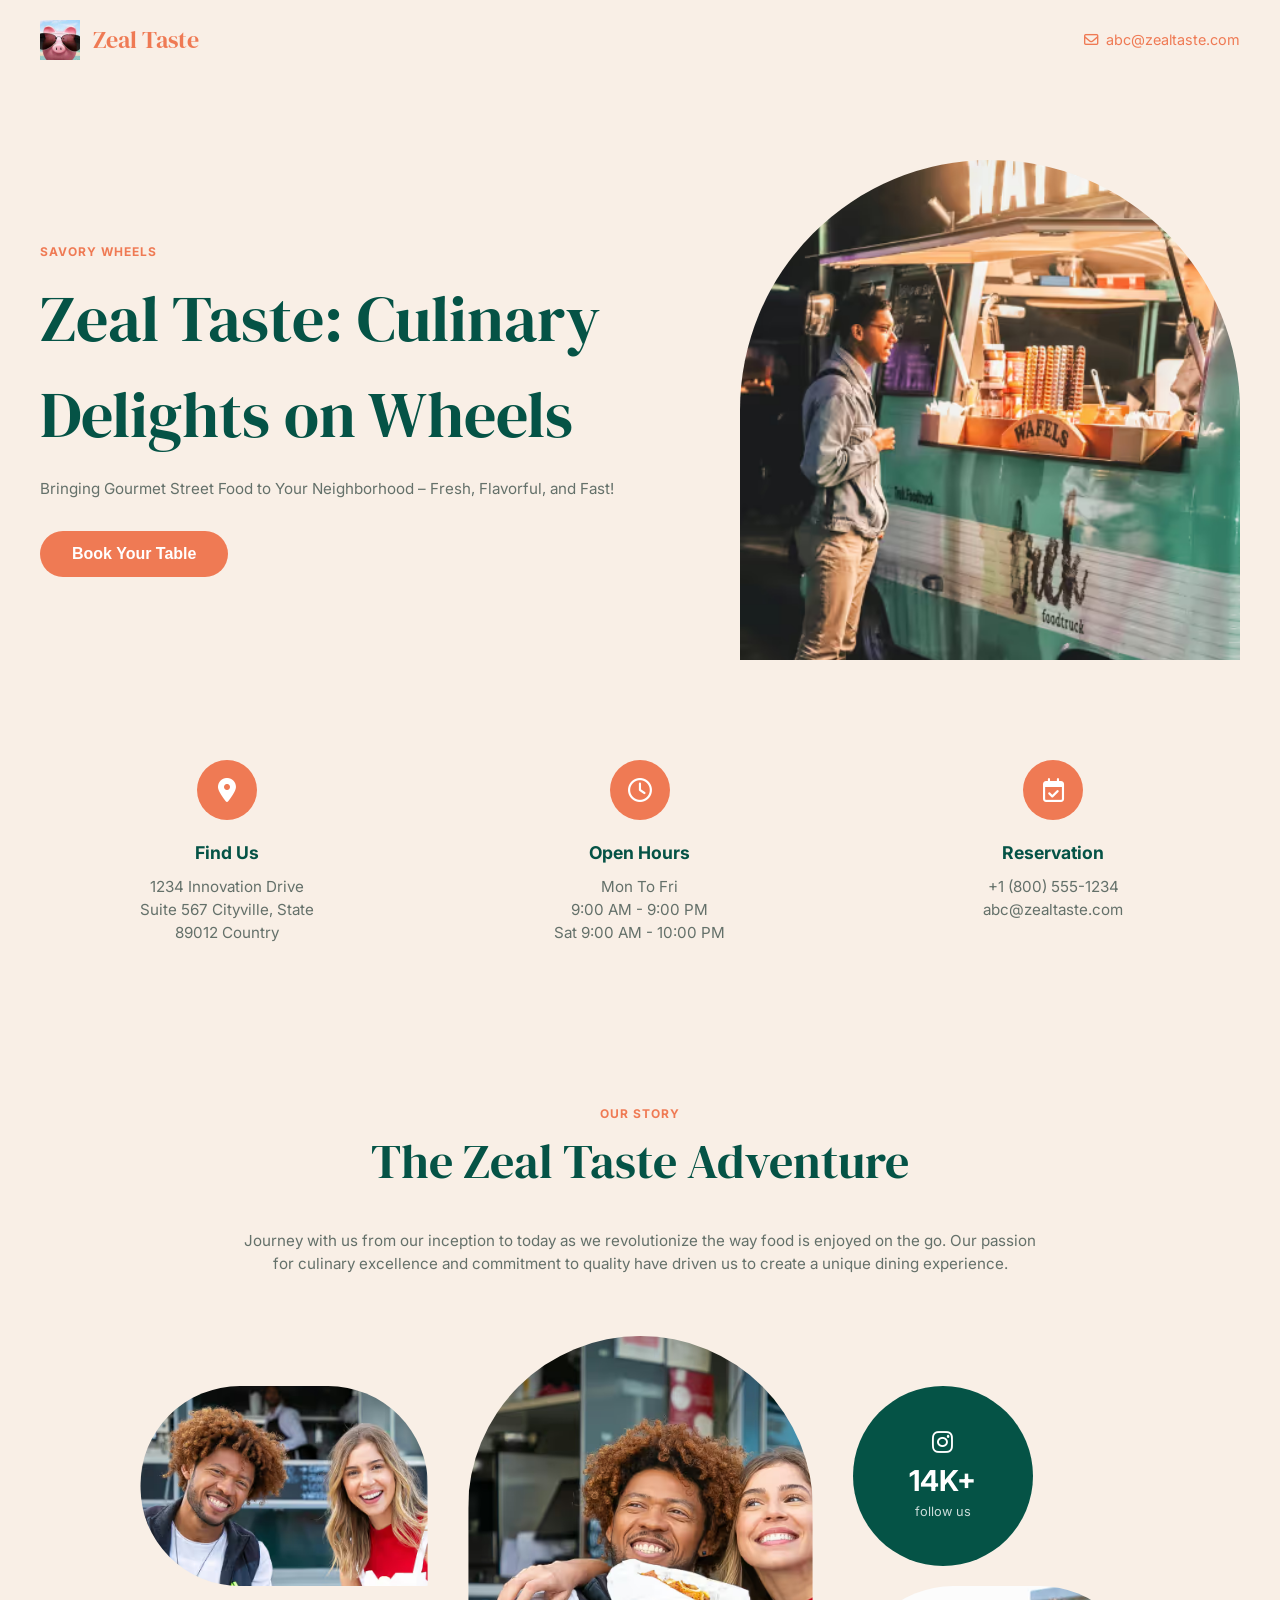
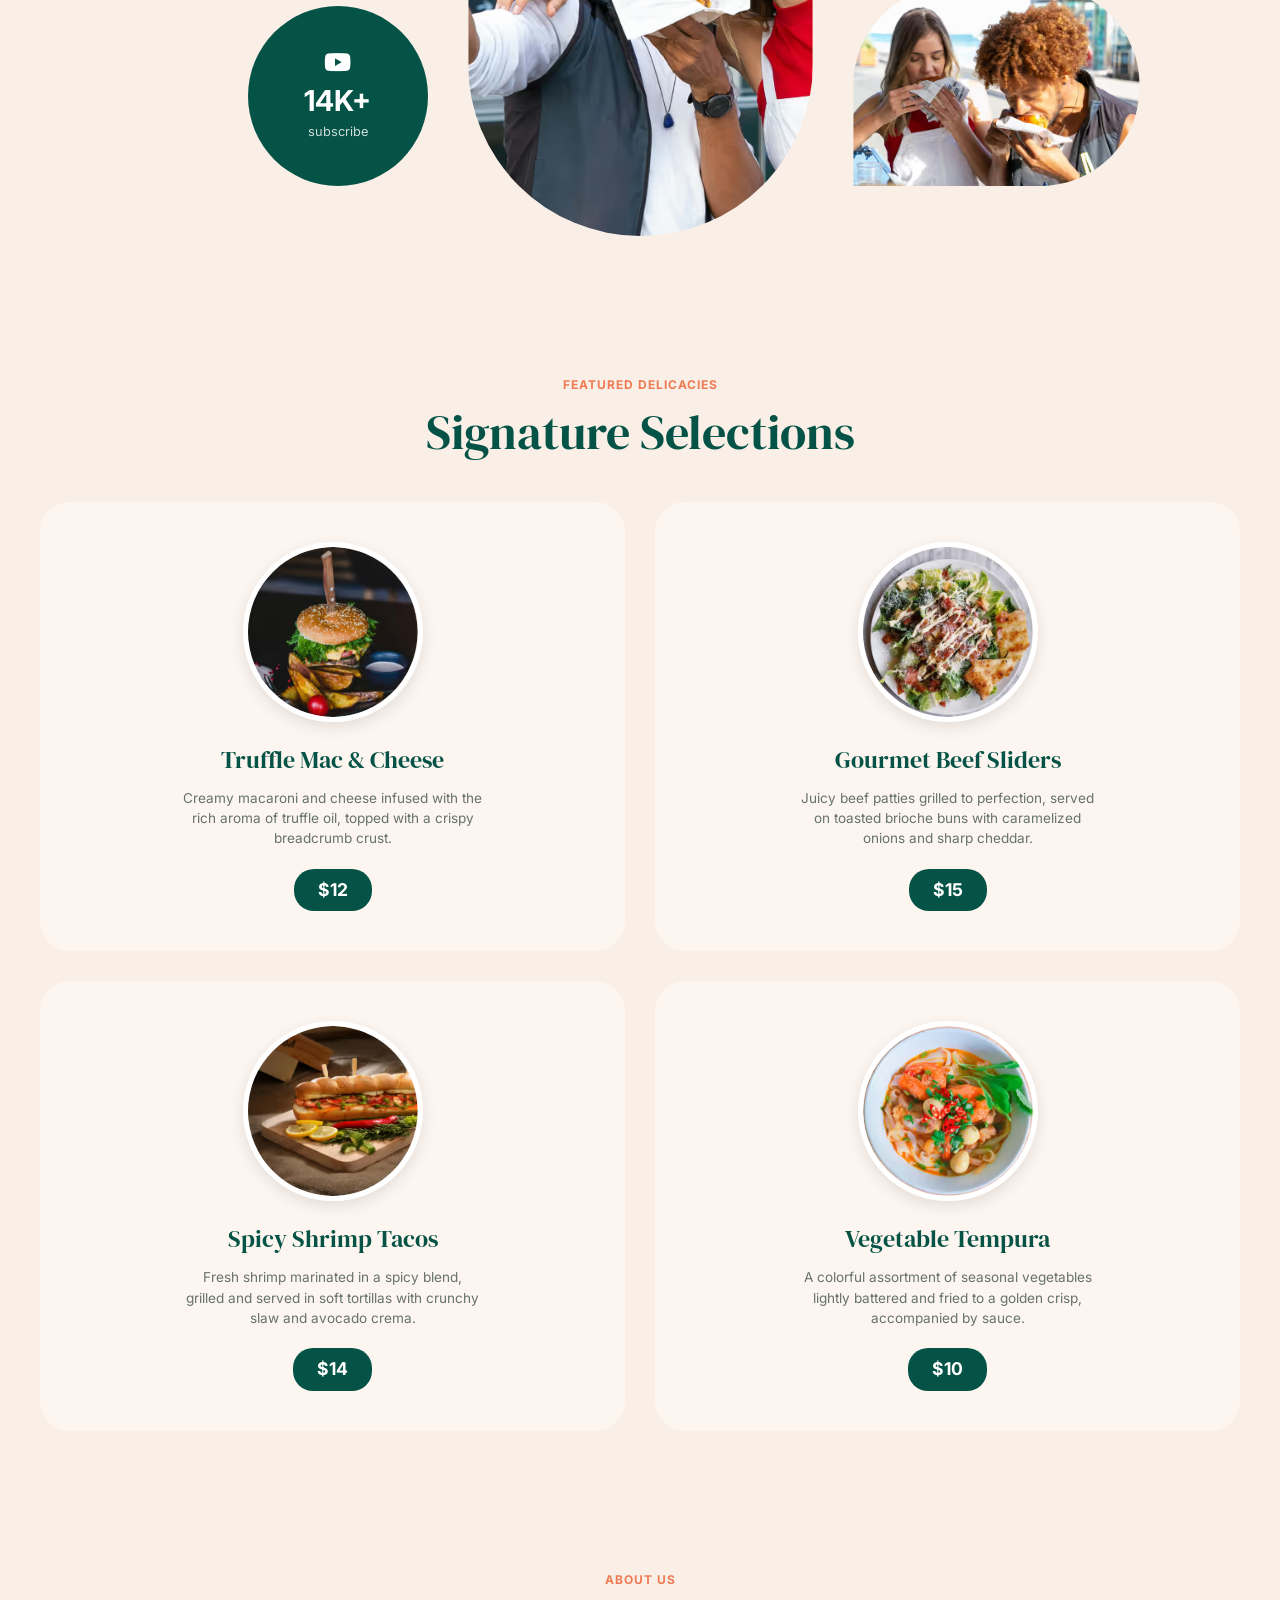
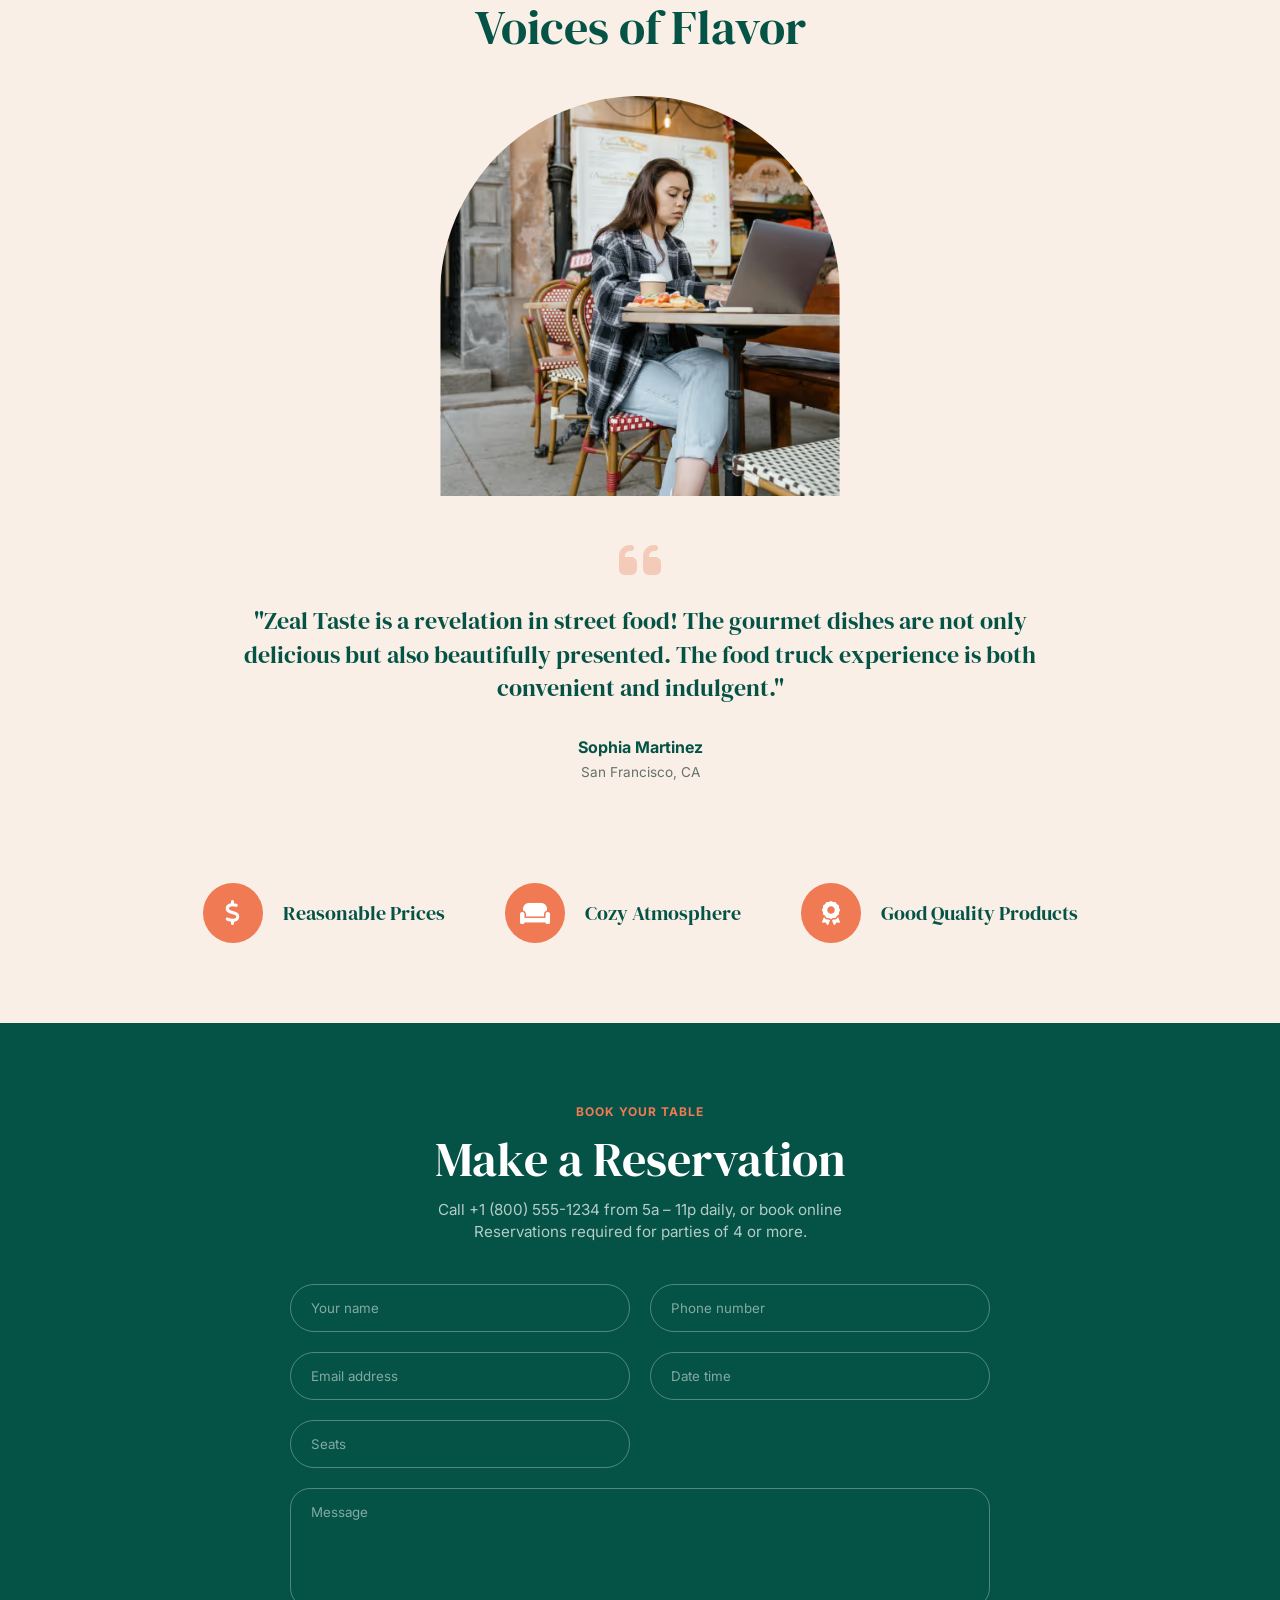
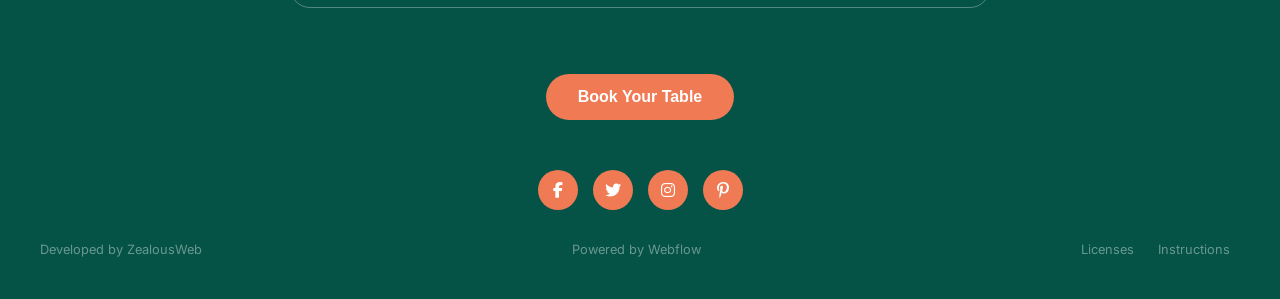
<file: EXAM-task.1/index.html>
<!DOCTYPE html>
<html lang="en">
<head>
    <meta charset="UTF-8">
    <meta name="viewport" content="width=device-width, initial-scale=1.0">
    <title>Zeal Taste - Culinary Delights on Wheels</title>
    <link rel="preconnect" href="https://fonts.googleapis.com">
    <link rel="preconnect" href="https://fonts.gstatic.com" crossorigin>
    <link href="https://fonts.googleapis.com/css2?family=DM+Serif+Display&family=Inter:wght@300;400;500;600&display=swap" rel="stylesheet">
    <link rel="stylesheet" href="https://cdnjs.cloudflare.com/ajax/libs/font-awesome/6.4.0/css/all.min.css">
    <link rel="stylesheet" href="style.css">
</head>
<body>

    <header>
        <div class="container nav-container">
            <div class="logo">
                <img src="pig.jpg" alt="Logo" style="height: 40px; width: auto; margin-right: 8px;">
                Zeal Taste
            </div>
            <a href="mailto:abc@zealtaste.com" class="contact-link">
                <i class="fa-regular fa-envelope"></i>
                abc@zealtaste.com
            </a>
        </div>
    </header>

    <section class="hero">
        <div class="container">
            <div class="hero-img-container">
                <img src="img_1.avif" alt="Zeal Taste Food Truck" class="hero-img">
            </div>
            <div class="hero-content">
                <span class="section-subtitle">Savory Wheels</span>
                <h1 class="hero-title">Zeal Taste: Culinary Delights on Wheels</h1>
                <p class="hero-desc">Bringing Gourmet Street Food to Your Neighborhood – Fresh, Flavorful, and Fast!</p>
                <button class="btn">Book Your Table</button>
            </div>
        </div>
    </section>

    <section class="info-bar">
        <div class="container info-grid">
            <div class="info-item">
                <div class="icon-circle"><i class="fa-solid fa-location-dot"></i></div>
                <h3>Find Us</h3>
                <p>1234 Innovation Drive<br>Suite 567 Cityville, State<br>89012 Country</p>
            </div>
            <div class="info-item">
                <div class="icon-circle"><i class="fa-regular fa-clock"></i></div>
                <h3>Open Hours</h3>
                <p>Mon To Fri<br>9:00 AM - 9:00 PM<br>Sat 9:00 AM - 10:00 PM</p>
            </div>
            <div class="info-item">
                <div class="icon-circle"><i class="fa-regular fa-calendar-check"></i></div>
                <h3>Reservation</h3>
                <p>+1 (800) 555-1234<br>abc@zealtaste.com</p>
            </div>
        </div>
    </section>

    <section class="story-section">
        <div class="container">
            <div class="section-header">
                <span class="section-subtitle">Our Story</span>
                <h2 class="section-title">The Zeal Taste Adventure</h2>
            </div>
            <p class="story-desc">Journey with us from our inception to today as we revolutionize the way food is enjoyed on the go. Our passion for culinary excellence and commitment to quality have driven us to create a unique dining experience.</p>
            
            <div class="story-grid">
                <div class="story-col-left">
                    <img src="img_2.avif" alt="Happy customers" class="story-img-left">
                    <div class="circle-stat">
                        <i class="fa-brands fa-youtube stat-icon"></i>
                        <span class="stat-number">14K+</span>
                        <span class="stat-label">subscribe</span>
                    </div>
                </div>

                <div class="story-col-center">
                    <img src="img_3.avif" alt="Couple eating" class="story-img-center">
                </div>

                <div class="story-col-right">
                    <div class="circle-stat">
                        <i class="fa-brands fa-instagram stat-icon"></i>
                        <span class="stat-number">14K+</span>
                        <span class="stat-label">follow us</span>
                    </div>
                    <img src="img_4.avif" alt="Friends eating burgers" class="story-img-right">
                </div>
            </div>
        </div>
    </section>

    <section class="menu-section">
        <div class="container">
            <div class="section-header">
                <span class="section-subtitle">Featured Delicacies</span>
                <h2 class="section-title">Signature Selections</h2>
            </div>

            <div class="menu-grid">
                <div class="menu-card">
                    <div class="menu-img-wrapper">
                        <img src="img_5.avif" alt="Truffle Burger" class="menu-img">
                    </div>
                    <h3 class="menu-title">Truffle Mac & Cheese</h3>
                    <p class="menu-desc">Creamy macaroni and cheese infused with the rich aroma of truffle oil, topped with a crispy breadcrumb crust.</p>
                    <span class="price-badge">$12</span>
                </div>

                <div class="menu-card">
                    <div class="menu-img-wrapper">
                        <img src="img_6.avif" alt="Salad" class="menu-img">
                    </div>
                    <h3 class="menu-title">Gourmet Beef Sliders</h3>
                    <p class="menu-desc">Juicy beef patties grilled to perfection, served on toasted brioche buns with caramelized onions and sharp cheddar.</p>
                    <span class="price-badge">$15</span>
                </div>

                <div class="menu-card">
                    <div class="menu-img-wrapper">
                        <img src="img_7.avif" alt="Tacos" class="menu-img">
                    </div>
                    <h3 class="menu-title">Spicy Shrimp Tacos</h3>
                    <p class="menu-desc">Fresh shrimp marinated in a spicy blend, grilled and served in soft tortillas with crunchy slaw and avocado crema.</p>
                    <span class="price-badge">$14</span>
                </div>

                <div class="menu-card">
                    <div class="menu-img-wrapper">
                        <img src="img_8.avif" alt="Tempura" class="menu-img">
                    </div>
                    <h3 class="menu-title">Vegetable Tempura</h3>
                    <p class="menu-desc">A colorful assortment of seasonal vegetables lightly battered and fried to a golden crisp, accompanied by sauce.</p>
                    <span class="price-badge">$10</span>
                </div>
            </div>
        </div>
    </section>

    <section class="testimonial-section">
        <div class="container">
            <div class="section-header">
                <span class="section-subtitle">About Us</span>
                <h2 class="section-title">Voices of Flavor</h2>
            </div>
            
            <div class="testimonial-img-wrapper">
                <img src="img_9.avif" alt="Woman working at cafe" class="hero-img">
            </div>

            <div class="testimonial-content">
                <i class="fa-solid fa-quote-left quote-icon"></i>
                <p class="quote-text">"Zeal Taste is a revelation in street food! The gourmet dishes are not only delicious but also beautifully presented. The food truck experience is both convenient and indulgent."</p>
                <span class="author-name">Sophia Martinez</span>
                <span class="author-loc">San Francisco, CA</span>
            </div>
        </div>
    </section>

    <section class="features-section">
        <div class="container features-list">
            <div class="feature-item">
                <div class="feature-icon"><i class="fa-solid fa-dollar-sign"></i></div>
                <span class="feature-text">Reasonable Prices</span>
            </div>
            <div class="feature-item">
                <div class="feature-icon"><i class="fa-solid fa-couch"></i></div>
                <span class="feature-text">Cozy Atmosphere</span>
            </div>
            <div class="feature-item">
                <div class="feature-icon"><i class="fa-solid fa-award"></i></div>
                <span class="feature-text">Good Quality Products</span>
            </div>
        </div>
    </section>

    <footer>
        <div class="container">
            <div class="footer-header">
                <span class="section-subtitle" style="color:var(--brand-orange)">Book Your Table</span>
                <h2 class="section-title">Make a Reservation</h2>
                <p>Call +1 (800) 555-1234 from 5a – 11p daily, or book online<br>Reservations required for parties of 4 or more.</p>
            </div>

            <form class="reservation-form">
                <div class="form-group"><input type="text" placeholder="Your name"></div>
                <div class="form-group"><input type="text" placeholder="Phone number"></div>
                <div class="form-group"><input type="email" placeholder="Email address"></div>
                <div class="form-group"><input type="text" placeholder="Date time"></div>
                <div class="form-group"><input type="text" placeholder="Seats"></div>
                <div class="form-group full-width">
                    <textarea placeholder="Message"></textarea>
                </div>
            </form>

            <button class="btn" style="margin-bottom: 50px;">Book Your Table</button>

            <div class="footer-socials">
                <a href="#" class="social-icon"><i class="fa-brands fa-facebook-f"></i></a>
                <a href="#" class="social-icon"><i class="fa-brands fa-twitter"></i></a>
                <a href="#" class="social-icon"><i class="fa-brands fa-instagram"></i></a>
                <a href="#" class="social-icon"><i class="fa-brands fa-pinterest-p"></i></a>
            </div>

            <div class="footer-bottom">
                <span>Developed by ZealousWeb</span>
                <span>Powered by Webflow</span>
                <div class="footer-links">
                    <a href="#">Licenses</a>
                    <a href="#">Instructions</a>
                </div>
            </div>
        </div>
    </footer>

</body>
</html>
</file>
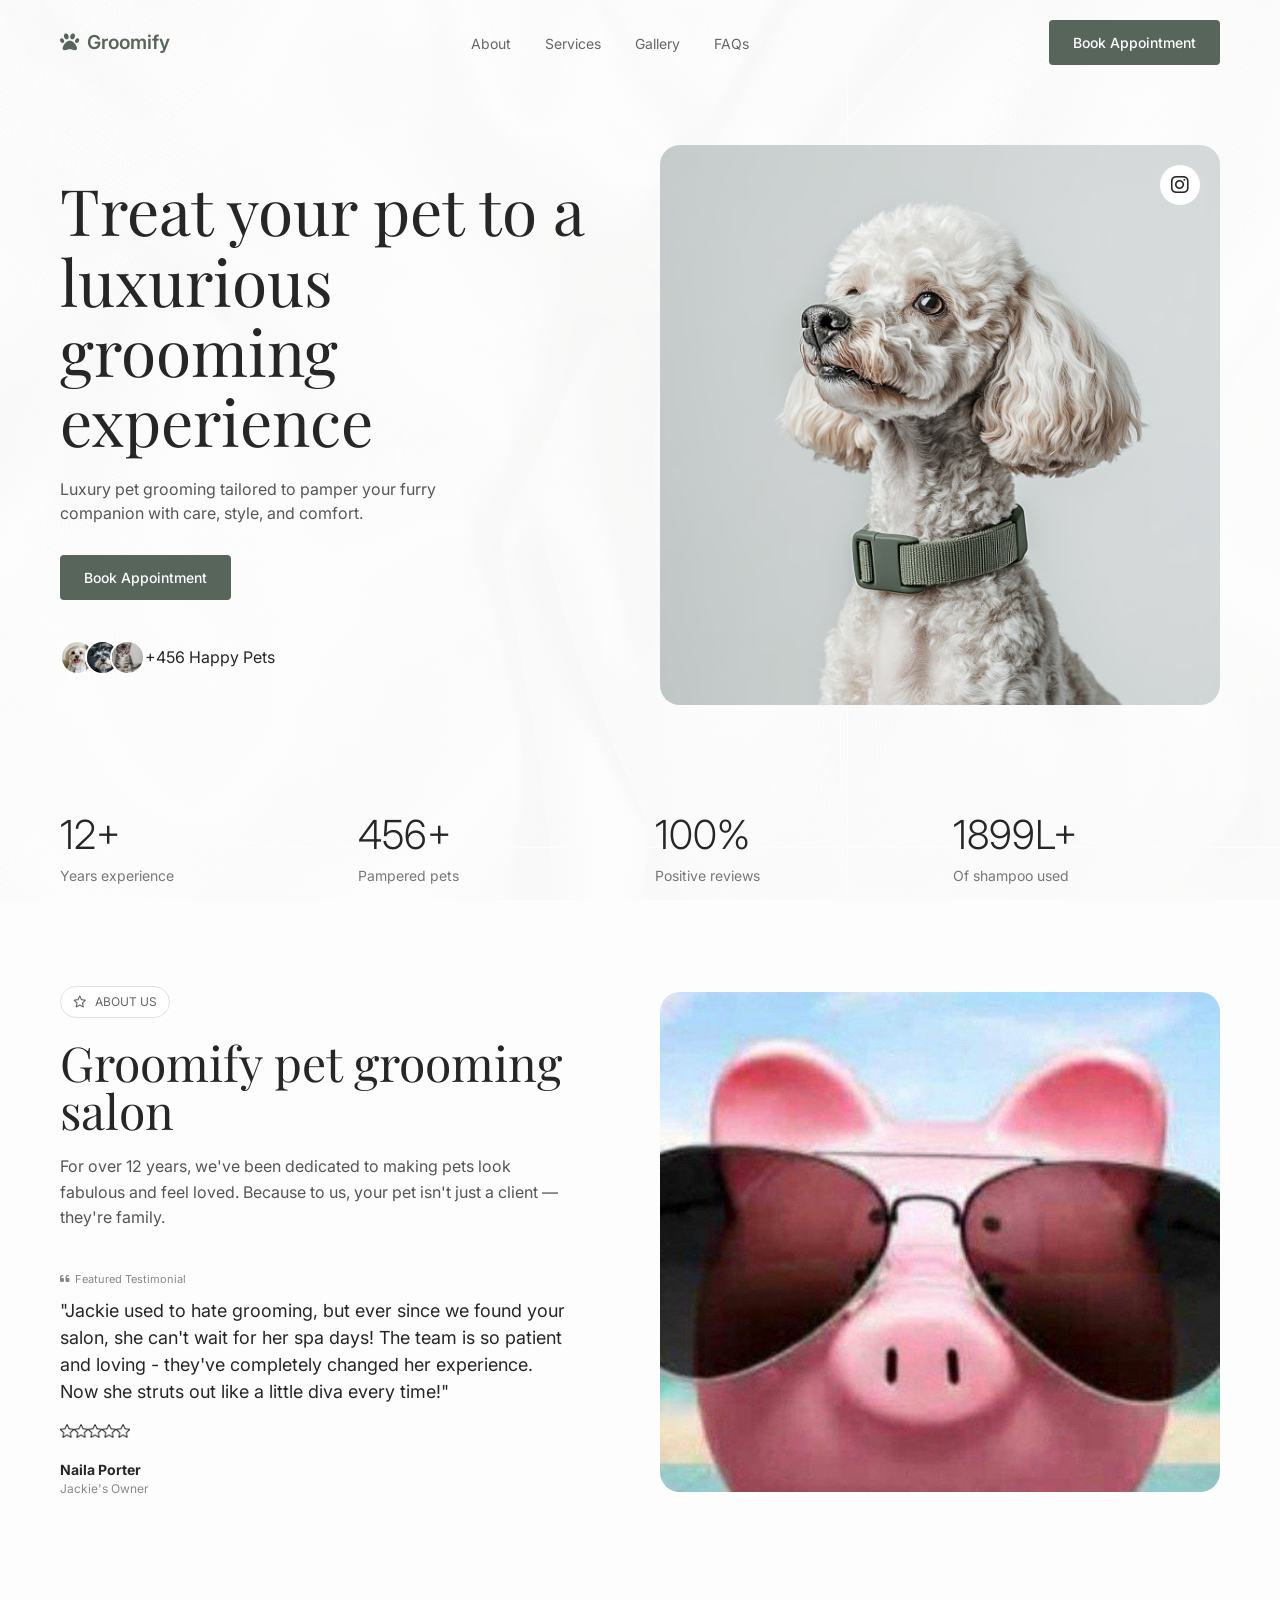
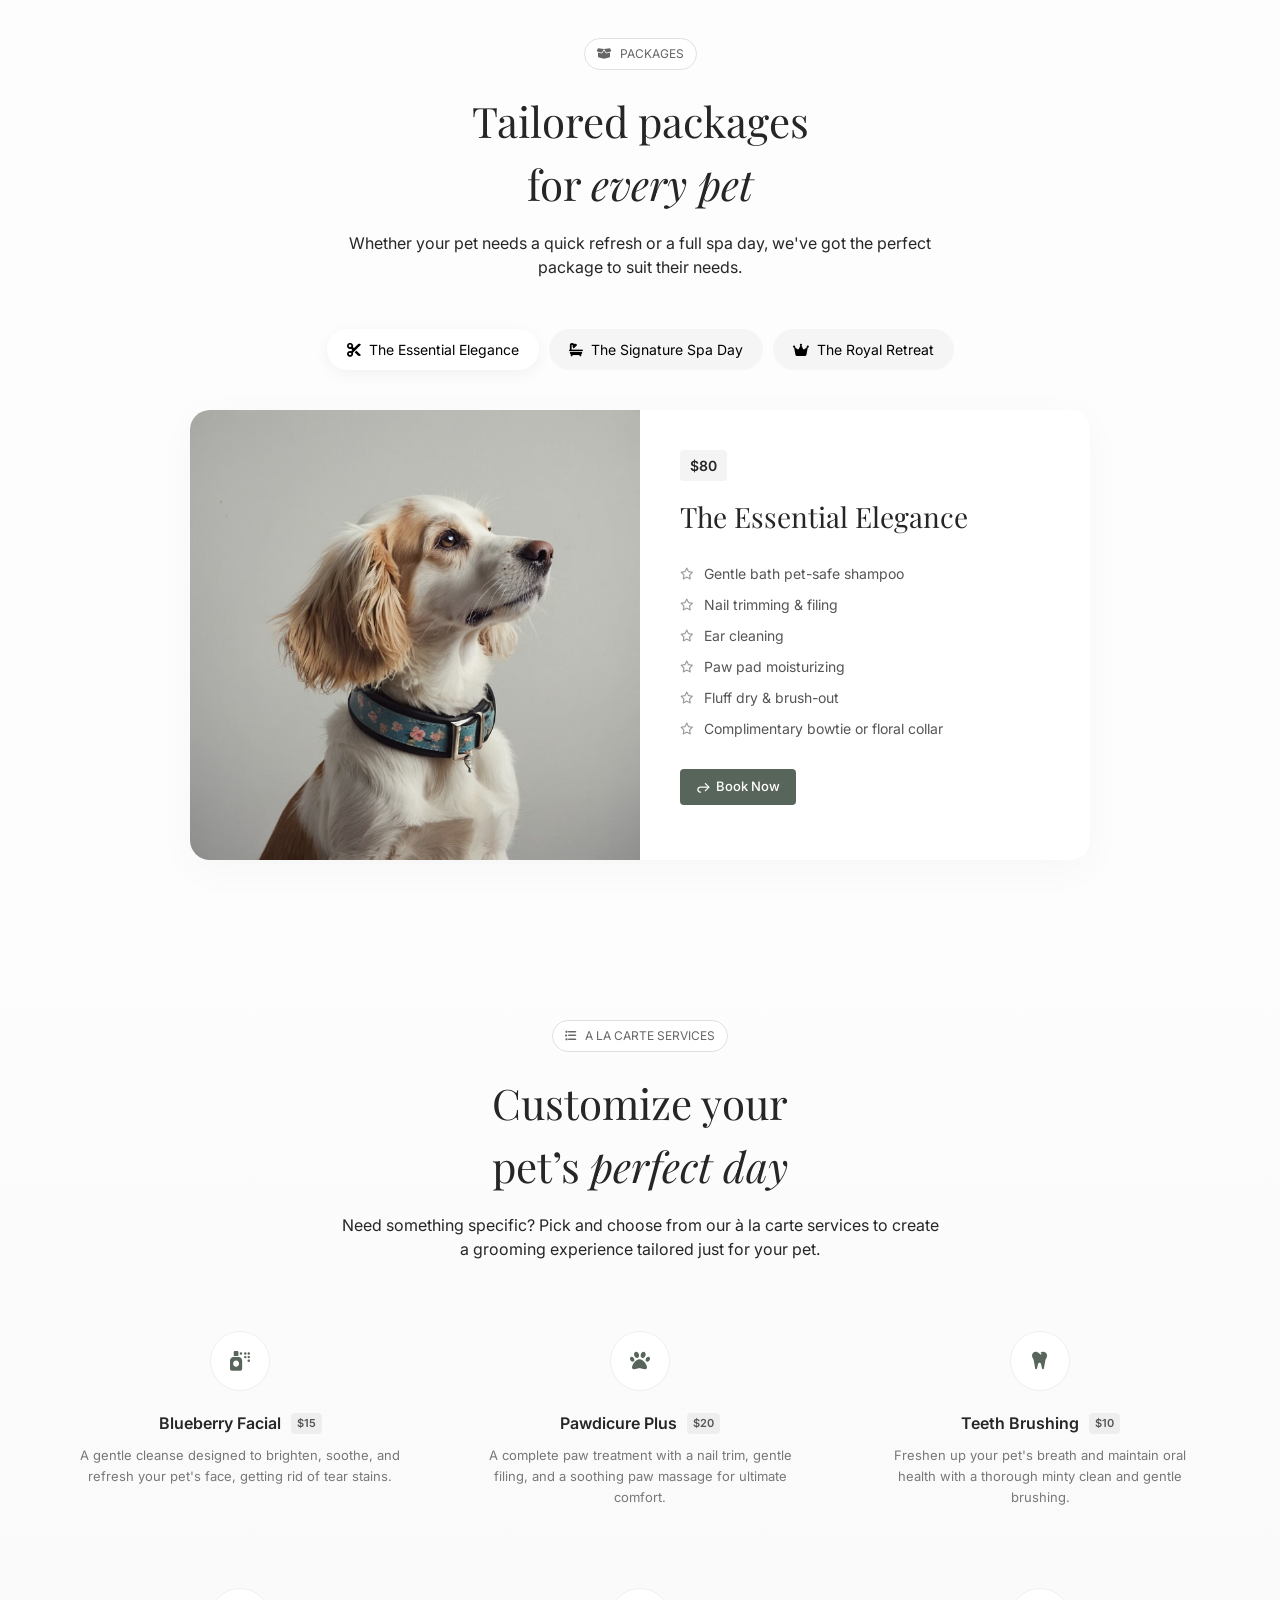
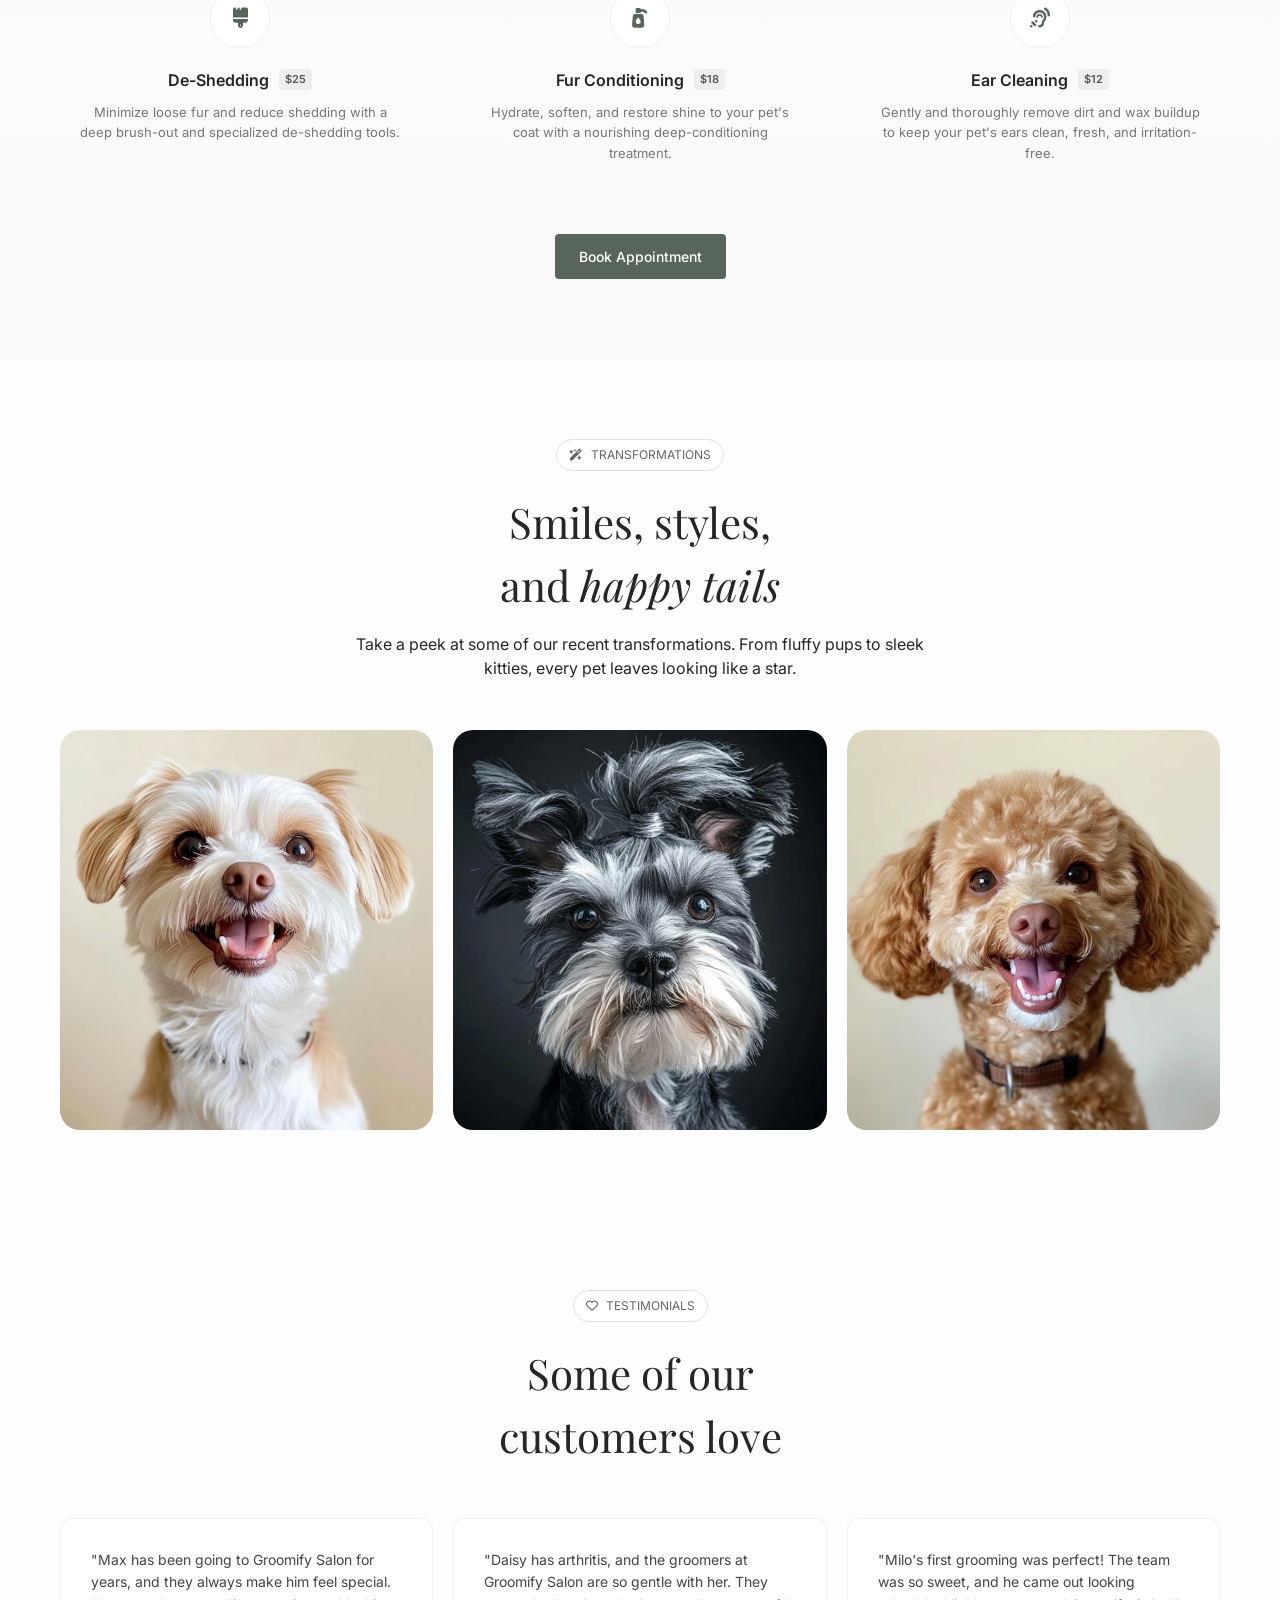
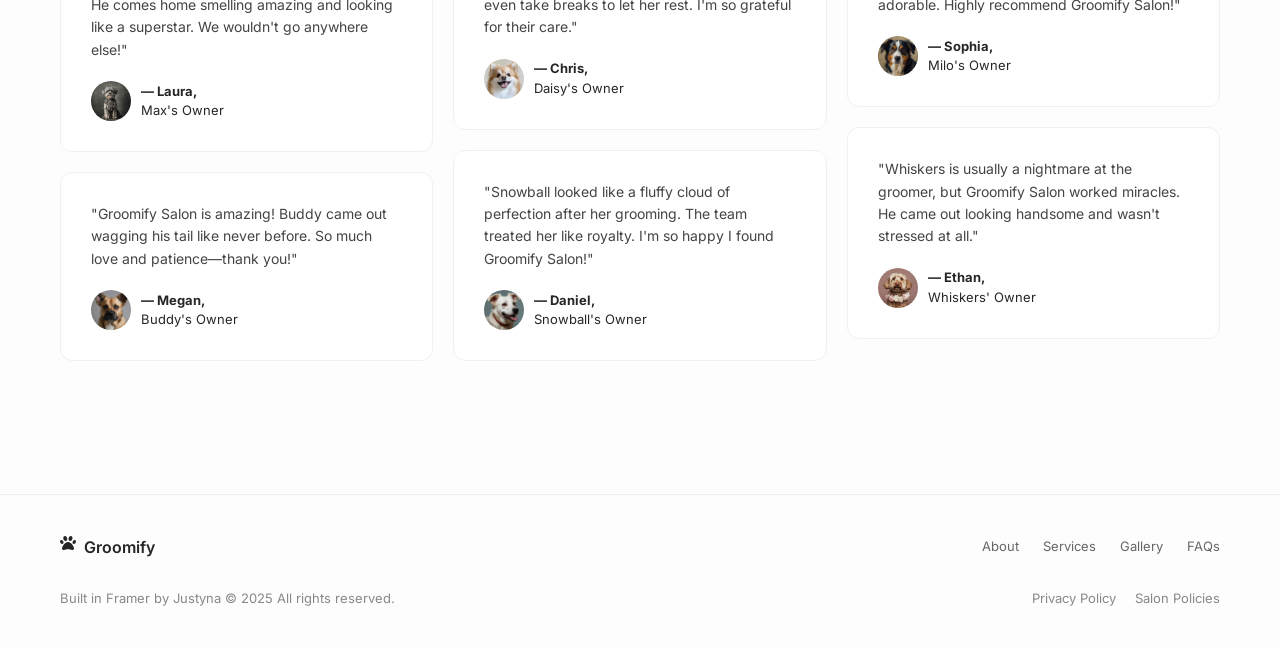
<file: EXAM-task.2/index.html>
<!DOCTYPE html>
<html lang="eng">
<head>
    <meta charset="UTF-8">
    <meta name="viewport" content="width=device-width, initial-scale=1.0">
    <title>Groomify - Luxury Pet Grooming</title>
    <link rel="preconnect" href="https://fonts.googleapis.com">
    <link rel="preconnect" href="https://fonts.gstatic.com" crossorigin>
    <link href="https://fonts.googleapis.com/css2?family=Inter:wght@300;400;500;600&family=Playfair+Display:wght@400;600&display=swap" rel="stylesheet">
    <link rel="stylesheet" href="https://cdnjs.cloudflare.com/ajax/libs/font-awesome/6.4.0/css/all.min.css">
    <link rel="stylesheet" href="style.css">
</head>
<body>

    <div class="bg-texture"></div>

    <header>
        <div class="container header-container">
            <div class="logo">
                <i class="fa-solid fa-paw"></i> Groomify
            </div>
            <nav class="desktop-nav">
                <a href="#">About</a>
                <a href="#">Services</a>
                <a href="#">Gallery</a>
                <a href="#">FAQs</a>
            </nav>
            <a href="#" class="btn btn-dark">Book Appointment</a>
        </div>
    </header>

    <section class="hero">
        <div class="container hero-grid">
            <div class="hero-content">
                <h1>Treat your pet to a luxurious grooming experience</h1>
                <p>Luxury pet grooming tailored to pamper your furry companion with care, style, and comfort.</p>
                <a href="#" class="btn btn-dark">Book Appointment</a>
                
                <div class="happy-pets">
                    <div class="pet-avatars">
                        <img src="dog_2.1.webp" alt="Pet 1">
                        <img src="dog_2.2.avif" alt="Pet 2">
                        <img src="dog_2.3.jpg" alt="Pet 3">
                    </div>
                    <span>+456 Happy Pets</span>
                </div>
            </div>
            <div class="hero-image-wrapper">
                <img src="dog_1.avif" alt="White Poodle" class="hero-img">
                <div class="insta-badge"><i class="fa-brands fa-instagram"></i></div>
            </div>
        </div>
    </section>

    <section class="stats">
        <div class="container stats-grid">
            <div class="stat-item">
                <h3>12+</h3>
                <p>Years experience</p>
            </div>
            <div class="stat-item">
                <h3>456+</h3>
                <p>Pampered pets</p>
            </div>
            <div class="stat-item">
                <h3>100%</h3>
                <p>Positive reviews</p>
            </div>
            <div class="stat-item">
                <h3>1899L+</h3>
                <p>Of shampoo used</p>
            </div>
        </div>
    </section>

    <section class="featured-testimonial">
        <div class="container testimonial-grid">
            <div class="testimonial-img">
                <img src="pig.jpg" alt="Walking dog"> 
            </div>
            <div class="testimonial-content">
                <div class="tag"><i class="fa-regular fa-star"></i> About Us</div>
                <h2>Groomify pet grooming salon</h2>
                <p class="sub-text">For over 12 years, we've been dedicated to making pets look fabulous and feel loved. Because to us, your pet isn't just a client — they're family.</p>
                
                <div class="quote-box">
                    <div class="tag-small"><i class="fa-solid fa-quote-left"></i> Featured Testimonial</div>
                    <p class="quote">"Jackie used to hate grooming, but ever since we found your salon, she can't wait for her spa days! The team is so patient and loving - they've completely changed her experience. Now she struts out like a little diva every time!"</p>
                    <div class="stars">
                        <img src="star.png" alt="star"><img src="star.png" alt="star"><img src="star.png" alt="star"><img src="star.png" alt="star"><img src="star.png" alt="star">
                    </div>
                    <div class="author">
                        <strong>Naila Porter</strong>
                        <span>Jackie's Owner</span>
                    </div>
                </div>
            </div>
        </div>
    </section>

    <section class="packages">
        <div class="container">
            <div class="section-header">
                <div class="tag"><i class="fa-solid fa-box-open"></i> Packages</div>
                <h2>Tailored packages <br>for <em>every pet</em></h2>
                <p>Whether your pet needs a quick refresh or a full spa day, we've got the perfect package to suit their needs.</p>
            </div>

            <div class="package-tabs">
                <button class="tab active"><i class="fa-solid fa-scissors"></i> The Essential Elegance</button>
                <button class="tab"><i class="fa-solid fa-bath"></i> The Signature Spa Day</button>
                <button class="tab"><i class="fa-solid fa-crown"></i> The Royal Retreat</button>
            </div>

            <div class="package-card">
                <div class="package-img">
                    <img src="dog_3.avif" alt="Spaniel dog">
                </div>
                <div class="package-info">
                    <span class="price-tag">$80</span>
                    <h3>The Essential Elegance</h3>
                    <ul class="features-list">
                        <li><i class="fa-regular fa-star"></i> Gentle bath pet-safe shampoo</li>
                        <li><i class="fa-regular fa-star"></i> Nail trimming & filing</li>
                        <li><i class="fa-regular fa-star"></i> Ear cleaning</li>
                        <li><i class="fa-regular fa-star"></i> Paw pad moisturizing</li>
                        <li><i class="fa-regular fa-star"></i> Fluff dry & brush-out</li>
                        <li><i class="fa-regular fa-star"></i> Complimentary bowtie or floral collar</li>
                    </ul>
                    <a href="#" class="btn btn-dark-small">Book Now</a>
                </div>
            </div>
        </div>
    </section>

    <section class="alacarte">
        <div class="container">
            <div class="section-header">
                <div class="tag"><i class="fa-solid fa-list-ul"></i> A La Carte Services</div>
                <h2>Customize your <br>pet’s <em>perfect day</em></h2>
                <p>Need something specific? Pick and choose from our à la carte services to create a grooming experience tailored just for your pet.</p>
            </div>

            <div class="services-grid">
                <div class="service-item">
                    <div class="icon-circle"><i class="fa-solid fa-spray-can"></i></div>
                    <h4>Blueberry Facial <span class="price">$15</span></h4>
                    <p>A gentle cleanse designed to brighten, soothe, and refresh your pet's face, getting rid of tear stains.</p>
                </div>
                <div class="service-item">
                    <div class="icon-circle"><i class="fa-solid fa-paw"></i></div>
                    <h4>Pawdicure Plus <span class="price">$20</span></h4>
                    <p>A complete paw treatment with a nail trim, gentle filing, and a soothing paw massage for ultimate comfort.</p>
                </div>
                <div class="service-item">
                    <div class="icon-circle"><i class="fa-solid fa-tooth"></i></div>
                    <h4>Teeth Brushing <span class="price">$10</span></h4>
                    <p>Freshen up your pet's breath and maintain oral health with a thorough minty clean and gentle brushing.</p>
                </div>
                <div class="service-item">
                    <div class="icon-circle"><i class="fa-solid fa-brush"></i></div>
                    <h4>De-Shedding <span class="price">$25</span></h4>
                    <p>Minimize loose fur and reduce shedding with a deep brush-out and specialized de-shedding tools.</p>
                </div>
                <div class="service-item">
                    <div class="icon-circle"><i class="fa-solid fa-pump-soap"></i></div>
                    <h4>Fur Conditioning <span class="price">$18</span></h4>
                    <p>Hydrate, soften, and restore shine to your pet's coat with a nourishing deep-conditioning treatment.</p>
                </div>
                <div class="service-item">
                    <div class="icon-circle"><i class="fa-solid fa-ear-listen"></i></div>
                    <h4>Ear Cleaning <span class="price">$12</span></h4>
                    <p>Gently and thoroughly remove dirt and wax buildup to keep your pet's ears clean, fresh, and irritation-free.</p>
                </div>
            </div>

            <div class="center-btn">
                <a href="#" class="btn btn-dark">Book Appointment</a>
            </div>
        </div>
    </section>

    <section class="transformations">
        <div class="container">
            <div class="section-header">
                <div class="tag"><i class="fa-solid fa-wand-magic-sparkles"></i> Transformations</div>
                <h2>Smiles, styles, <br>and <em>happy tails</em></h2>
                <p>Take a peek at some of our recent transformations. From fluffy pups to sleek kitties, every pet leaves looking like a star.</p>
            </div>
            
            <div class="gallery-grid">
                <div class="gallery-item"><img src="dog_5.3.avif" alt="Happy Dog 1"></div>
                <div class="gallery-item"><img src="dog_2.2.avif" alt="Happy Dog 2"></div>
                <div class="gallery-item"><img src="dog_5.1.avif" alt="Happy Dog 3"></div>
            </div>
        </div>
    </section>

    <section class="reviews">
        <div class="container">
            <div class="section-header">
                <div class="tag"><i class="fa-regular fa-heart"></i> Testimonials</div>
                <h2>Some of our <br>customers love</h2>
            </div>

            <div class="reviews-masonry">
                <div class="review-card">
                    <p>"Max has been going to Groomify Salon for years, and they always make him feel special. He comes home smelling amazing and looking like a superstar. We wouldn't go anywhere else!"</p>
                    <div class="reviewer">
                        <img src="dog_2.5.avif" alt="Laura">
                        <div><strong>— Laura,</strong><br>Max's Owner</div>
                    </div>
                </div>
                
                <div class="review-card">
                    <p>"Groomify Salon is amazing! Buddy came out wagging his tail like never before. So much love and patience—thank you!"</p>
                    <div class="reviewer">
                        <img src="dog_6.3.avif" alt="Megan">
                        <div><strong>— Megan,</strong><br>Buddy's Owner</div>
                    </div>
                </div>

                <div class="review-card">
                    <p>"Daisy has arthritis, and the groomers at Groomify Salon are so gentle with her. They even take breaks to let her rest. I'm so grateful for their care."</p>
                    <div class="reviewer">
                        <img src="dog_5.5.avif" alt="Chris">
                        <div><strong>— Chris,</strong><br>Daisy's Owner</div>
                    </div>
                </div>

                <div class="review-card">
                    <p>"Snowball looked like a fluffy cloud of perfection after her grooming. The team treated her like royalty. I'm so happy I found Groomify Salon!"</p>
                    <div class="reviewer">
                        <img src="dog_6.1.avif" alt="Daniel">
                        <div><strong>— Daniel,</strong><br>Snowball's Owner</div>
                    </div>
                </div>

                <div class="review-card">
                    <p>"Milo's first grooming was perfect! The team was so sweet, and he came out looking adorable. Highly recommend Groomify Salon!"</p>
                    <div class="reviewer">
                        <img src="dog_6.4.avif" alt="Sophia">
                        <div><strong>— Sophia,</strong><br>Milo's Owner</div>
                    </div>
                </div>

                <div class="review-card">
                    <p>"Whiskers is usually a nightmare at the groomer, but Groomify Salon worked miracles. He came out looking handsome and wasn't stressed at all."</p>
                    <div class="reviewer">
                        <img src="dog_2.4.avif" alt="Ethan">
                        <div><strong>— Ethan,</strong><br>Whiskers' Owner</div>
                    </div>
                </div>
            </div>
        </div>
    </section>

    <footer>
        <div class="container footer-content">
            <div class="footer-logo">
                <i class="fa-solid fa-paw"></i> Groomify
            </div>
            <div class="footer-links">
                <a href="#">About</a>
                <a href="#">Services</a>
                <a href="#">Gallery</a>
                <a href="#">FAQs</a>
            </div>
        </div>
        <div class="container footer-bottom">
            <span>Built in Framer by Justyna © 2025 All rights reserved.</span>
            <div class="legal-links">
                <a href="#">Privacy Policy</a>
                <a href="#">Salon Policies</a>
            </div>
        </div>
    </footer>

</body>
</html>
</file>
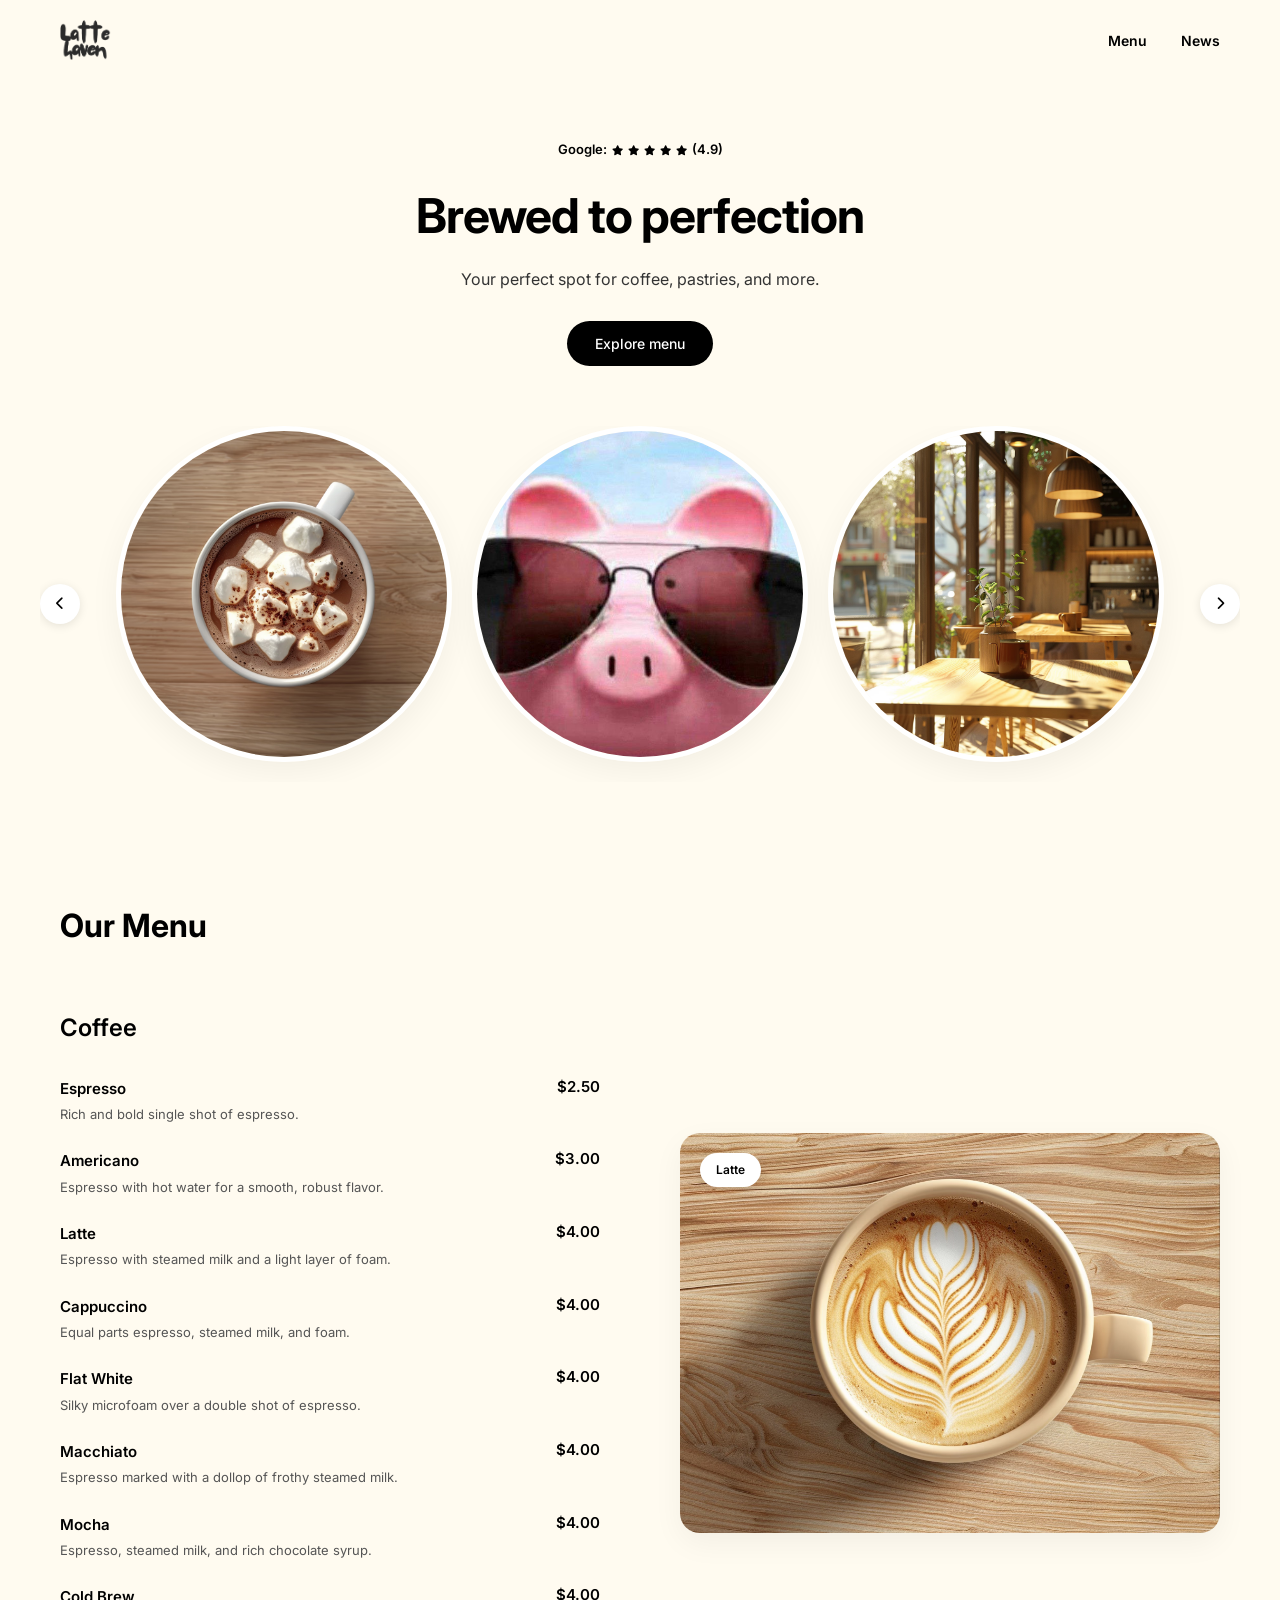
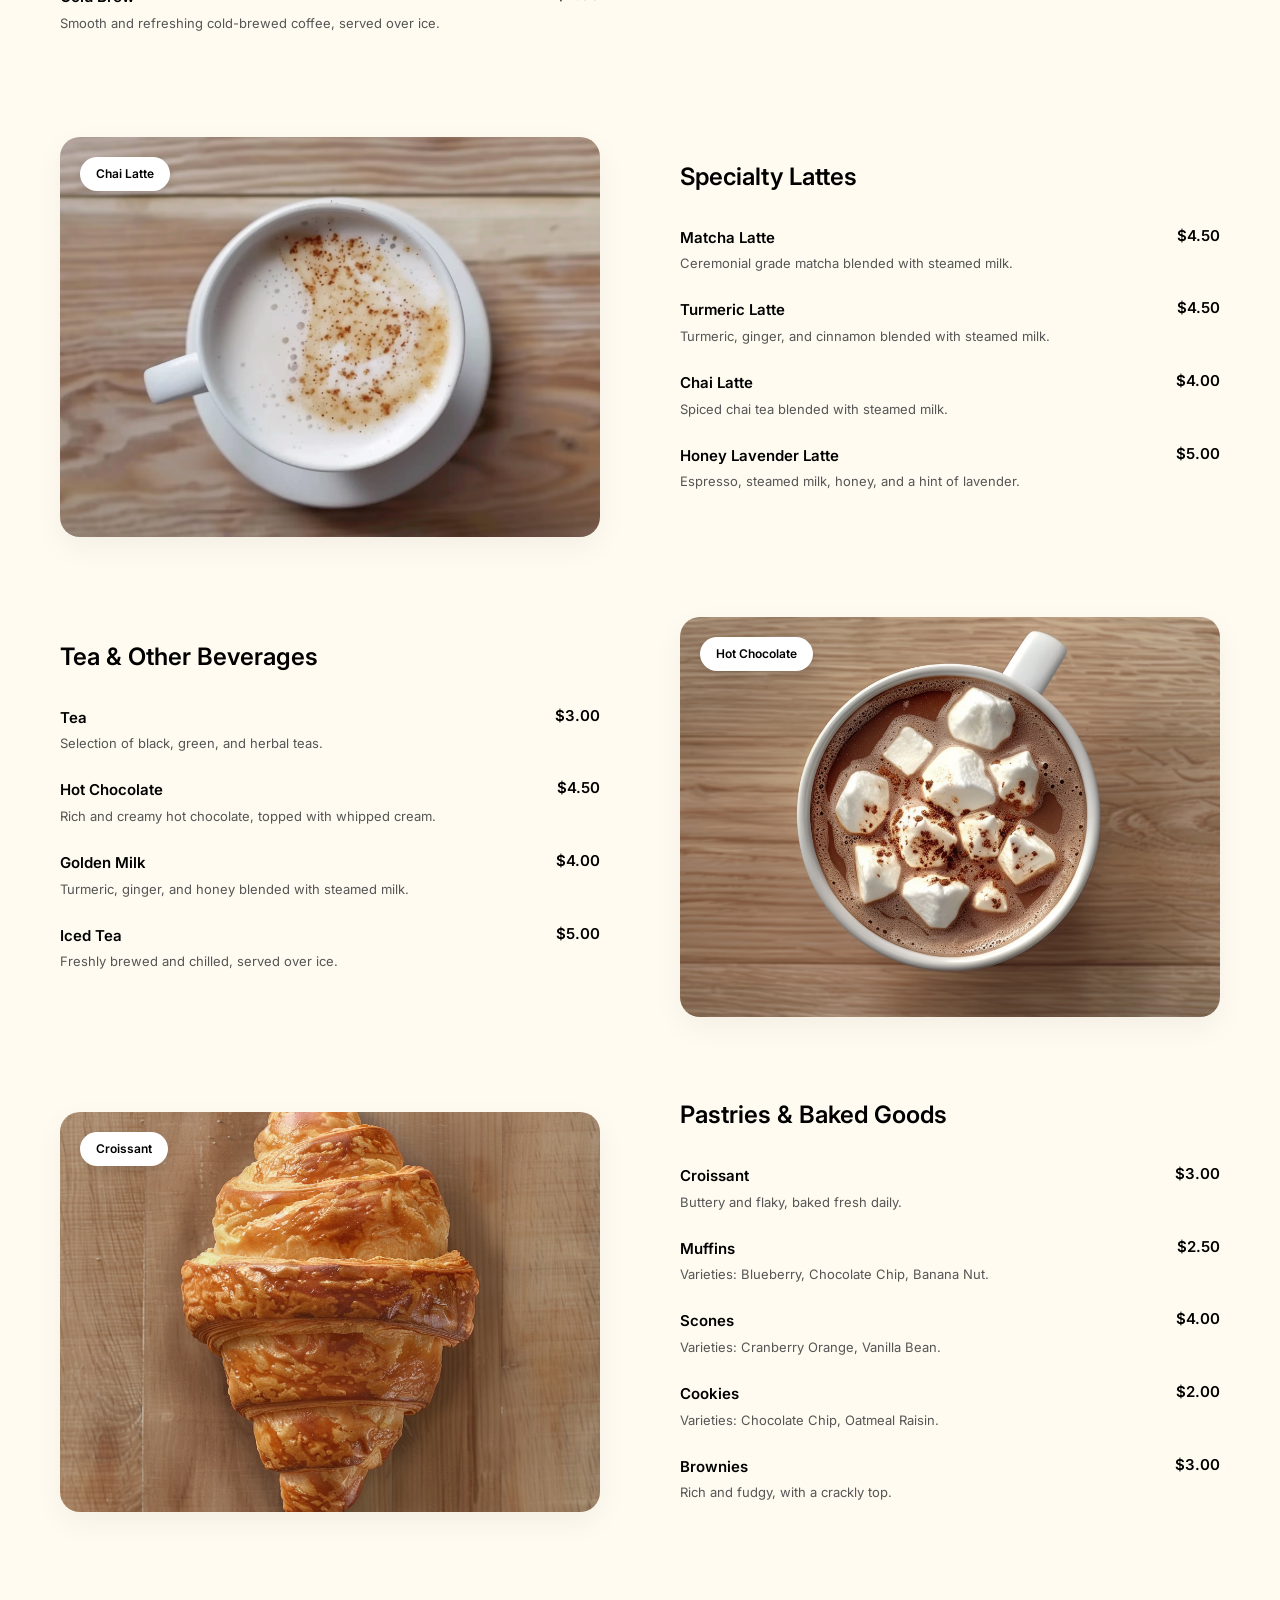
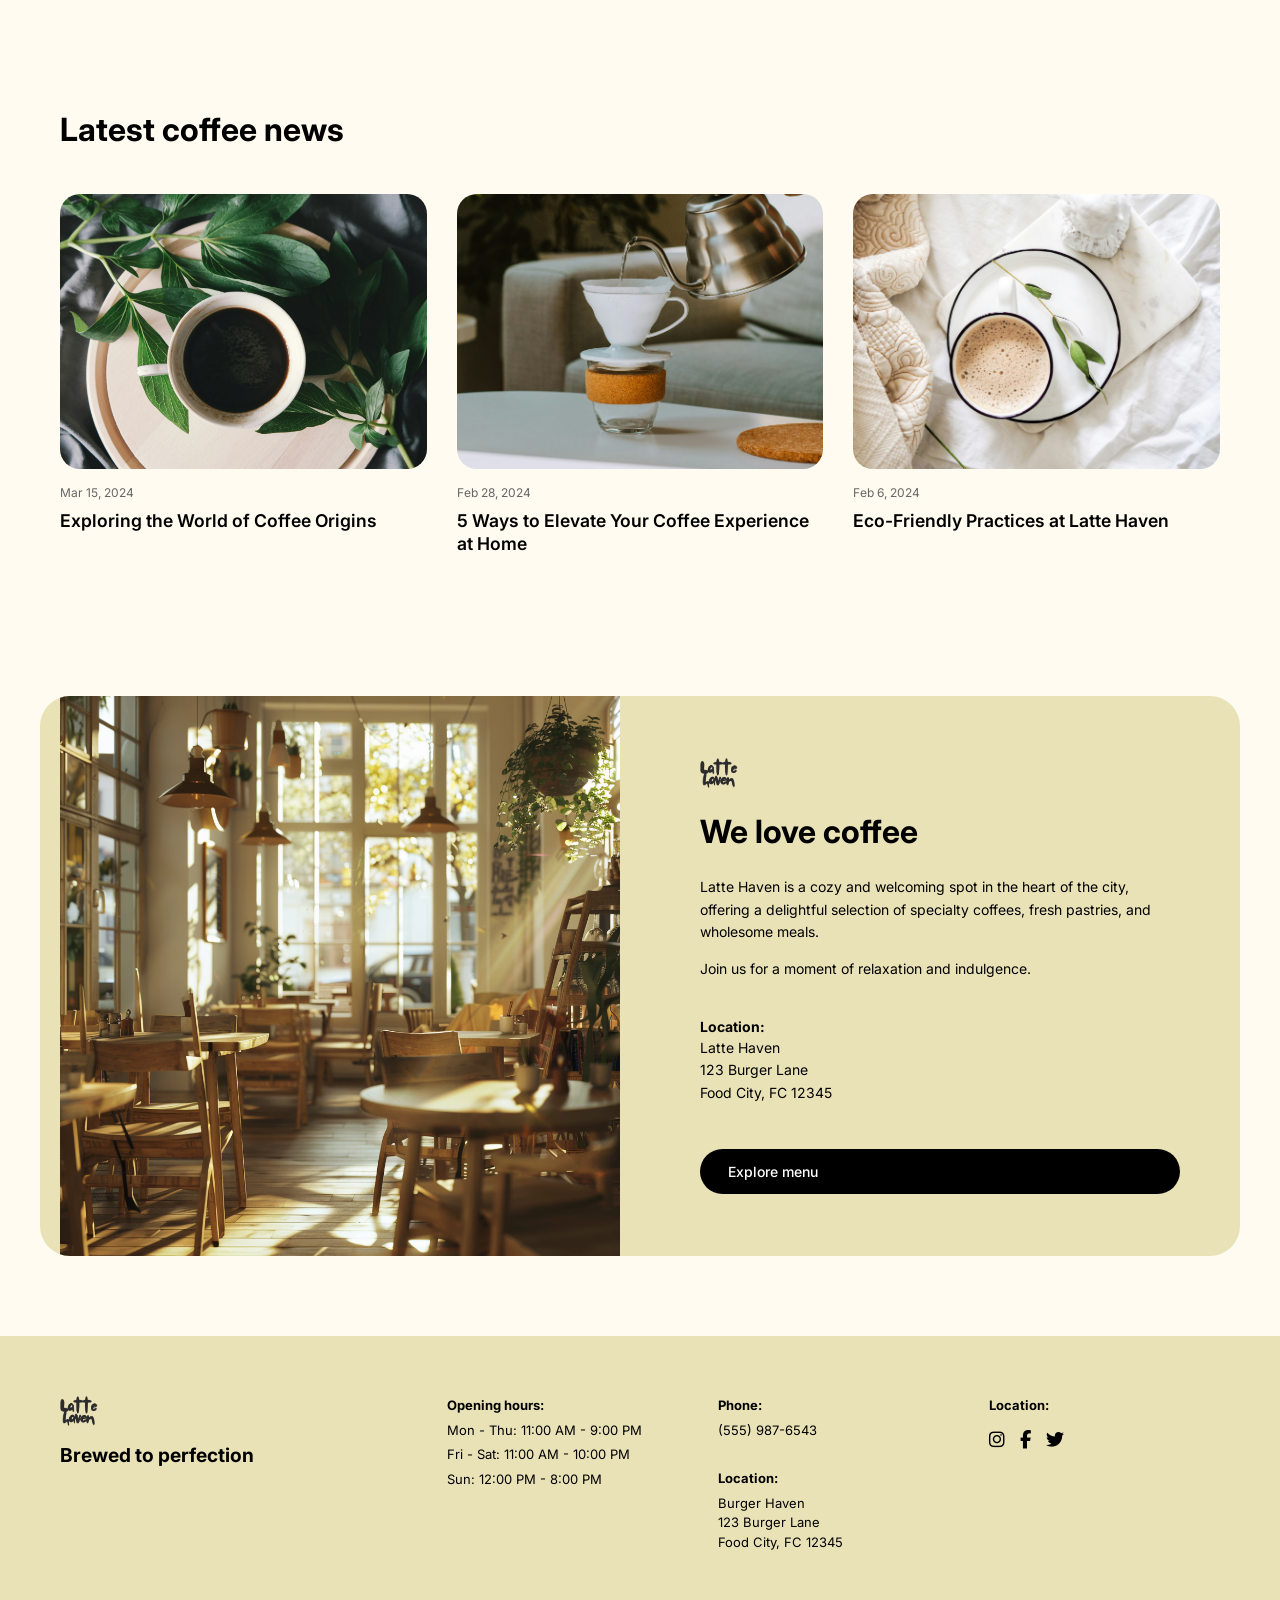
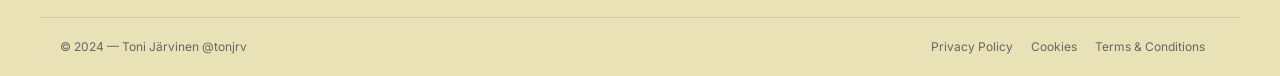
<file: EXAM-task.3/index.html>
<!DOCTYPE html>
<html lang="eng">
<head>
    <meta charset="UTF-8">
    <meta name="viewport" content="width=device-width, initial-scale=1.0">
    <title>Latte Haven</title>
    <link rel="preconnect" href="https://fonts.googleapis.com">
    <link rel="preconnect" href="https://fonts.gstatic.com" crossorigin>
    <link href="https://fonts.googleapis.com/css2?family=Inter:wght@400;500;600;700&display=swap" rel="stylesheet">
    <link rel="stylesheet" href="https://cdnjs.cloudflare.com/ajax/libs/font-awesome/6.4.0/css/all.min.css">
    <link rel="stylesheet" href="style.css">
</head>
<body>

    <header>
        <div class="container header-container">
            <div class="logo">
                <img src="V5tIwQyz2S0O66AuNJHLQeGtQ (1).avif" alt="Latte Haven Logo">
            </div>
            <nav class="nav-links">
                <a href="#menu">Menu</a>
                <a href="#news">News</a>
            </nav>
        </div>
    </header>

    <section class="hero">
        <div class="container hero-content">
            <div class="google-rating">
                Google: <i class="fa-solid fa-star"></i><i class="fa-solid fa-star"></i><i class="fa-solid fa-star"></i><i class="fa-solid fa-star"></i><i class="fa-solid fa-star"></i> (4.9)
            </div>
            <h1>Brewed to perfection</h1>
            <p>Your perfect spot for coffee, pastries, and more.</p>
            <a href="#menu" class="btn">Explore menu</a>
        </div>

        <div class="container hero-slider">
            <div class="slider-track">
                <div class="slide"><img src="rgN0P1vQKsq9ZG5BJOPaR9KY.avif" alt="Hot Chocolate"></div>
                <div class="slide"><img src="pig.jpg" alt="Latte Art"></div>
                <div class="slide"><img src="wGH7yhEM7Dvwg5tG7oiMVQd0M.avif" alt="Cafe Interior"></div>
            </div>
            <div class="slider-nav">
                <button class="nav-btn prev"><i class="fa-solid fa-chevron-left"></i></button>
                <button class="nav-btn next"><i class="fa-solid fa-chevron-right"></i></button>
            </div>
        </div>
    </section>

    <section id="menu" class="menu-section">
        <div class="container">
            <h2>Our Menu</h2>

            <div class="menu-block">
                <div class="menu-text">
                    <h3>Coffee</h3>
                    <div class="menu-item">
                        <span>Espresso</span> <span class="price">$2.50</span>
                        <p>Rich and bold single shot of espresso.</p>
                    </div>
                    <div class="menu-item">
                        <span>Americano</span> <span class="price">$3.00</span>
                        <p>Espresso with hot water for a smooth, robust flavor.</p>
                    </div>
                    <div class="menu-item">
                        <span>Latte</span> <span class="price">$4.00</span>
                        <p>Espresso with steamed milk and a light layer of foam.</p>
                    </div>
                    <div class="menu-item">
                        <span>Cappuccino</span> <span class="price">$4.00</span>
                        <p>Equal parts espresso, steamed milk, and foam.</p>
                    </div>
                    <div class="menu-item">
                        <span>Flat White</span> <span class="price">$4.00</span>
                        <p>Silky microfoam over a double shot of espresso.</p>
                    </div>
                    <div class="menu-item">
                        <span>Macchiato</span> <span class="price">$4.00</span>
                        <p>Espresso marked with a dollop of frothy steamed milk.</p>
                    </div>
                    <div class="menu-item">
                        <span>Mocha</span> <span class="price">$4.00</span>
                        <p>Espresso, steamed milk, and rich chocolate syrup.</p>
                    </div>
                    <div class="menu-item">
                        <span>Cold Brew</span> <span class="price">$4.00</span>
                        <p>Smooth and refreshing cold-brewed coffee, served over ice.</p>
                    </div>
                </div>
                <div class="menu-img">
                    <span class="img-badge">Latte</span>
                    <img src="ffAQuLErAZ9FhPrK3M7QLPo5g.avif" alt="Latte">
                </div>
            </div>

            <div class="menu-block reverse">
                <div class="menu-text">
                    <h3>Specialty Lattes</h3>
                    <div class="menu-item">
                        <span>Matcha Latte</span> <span class="price">$4.50</span>
                        <p>Ceremonial grade matcha blended with steamed milk.</p>
                    </div>
                    <div class="menu-item">
                        <span>Turmeric Latte</span> <span class="price">$4.50</span>
                        <p>Turmeric, ginger, and cinnamon blended with steamed milk.</p>
                    </div>
                    <div class="menu-item">
                        <span>Chai Latte</span> <span class="price">$4.00</span>
                        <p>Spiced chai tea blended with steamed milk.</p>
                    </div>
                    <div class="menu-item">
                        <span>Honey Lavender Latte</span> <span class="price">$5.00</span>
                        <p>Espresso, steamed milk, honey, and a hint of lavender.</p>
                    </div>
                </div>
                <div class="menu-img">
                    <span class="img-badge">Chai Latte</span>
                    <img src="i6aEvR24jRpFkZDao1hmf0YYo.avif" alt="Chai Latte">
                </div>
            </div>

            <div class="menu-block">
                <div class="menu-text">
                    <h3>Tea & Other Beverages</h3>
                    <div class="menu-item">
                        <span>Tea</span> <span class="price">$3.00</span>
                        <p>Selection of black, green, and herbal teas.</p>
                    </div>
                    <div class="menu-item">
                        <span>Hot Chocolate</span> <span class="price">$4.50</span>
                        <p>Rich and creamy hot chocolate, topped with whipped cream.</p>
                    </div>
                    <div class="menu-item">
                        <span>Golden Milk</span> <span class="price">$4.00</span>
                        <p>Turmeric, ginger, and honey blended with steamed milk.</p>
                    </div>
                    <div class="menu-item">
                        <span>Iced Tea</span> <span class="price">$5.00</span>
                        <p>Freshly brewed and chilled, served over ice.</p>
                    </div>
                </div>
                <div class="menu-img">
                    <span class="img-badge">Hot Chocolate</span>
                    <img src="rgN0P1vQKsq9ZG5BJOPaR9KY.avif" alt="Hot Chocolate">
                </div>
            </div>

            <div class="menu-block reverse">
                <div class="menu-text">
                    <h3>Pastries & Baked Goods</h3>
                    <div class="menu-item">
                        <span>Croissant</span> <span class="price">$3.00</span>
                        <p>Buttery and flaky, baked fresh daily.</p>
                    </div>
                    <div class="menu-item">
                        <span>Muffins</span> <span class="price">$2.50</span>
                        <p>Varieties: Blueberry, Chocolate Chip, Banana Nut.</p>
                    </div>
                    <div class="menu-item">
                        <span>Scones</span> <span class="price">$4.00</span>
                        <p>Varieties: Cranberry Orange, Vanilla Bean.</p>
                    </div>
                    <div class="menu-item">
                        <span>Cookies</span> <span class="price">$2.00</span>
                        <p>Varieties: Chocolate Chip, Oatmeal Raisin.</p>
                    </div>
                    <div class="menu-item">
                        <span>Brownies</span> <span class="price">$3.00</span>
                        <p>Rich and fudgy, with a crackly top.</p>
                    </div>
                </div>
                <div class="menu-img">
                    <span class="img-badge">Croissant</span>
                    <img src="PRDfIQEwfBAD6WhfpVujpWW5c.avif" alt="Croissant">
                </div>
            </div>

        </div>
    </section>

    <section id="news" class="news-section">
        <div class="container">
            <h2>Latest coffee news</h2>
            <div class="news-grid">
                <div class="news-card">
                    <img src="WdPcmK6WsWeWHrhqIJCvdYtA.avif" alt="Coffee Origins">
                    <span class="date">Mar 15, 2024</span>
                    <h4>Exploring the World of Coffee Origins</h4>
                </div>
                <div class="news-card">
                    <img src="nuDSHnIFowt4cHh6TTY0cDBAVI.avif" alt="Elevate Coffee">
                    <span class="date">Feb 28, 2024</span>
                    <h4>5 Ways to Elevate Your Coffee Experience at Home</h4>
                </div>
                <div class="news-card">
                    <img src="7MaKWyyvDSoo5ueFYsJkDl3I.avif" alt="Eco-Friendly">
                    <span class="date">Feb 6, 2024</span>
                    <h4>Eco-Friendly Practices at Latte Haven</h4>
                </div>
            </div>
        </div>
    </section>

    <section class="about-section">
        <div class="container about-grid">
            <div class="about-img">
                <img src="HxZ5ZF3EmNZV8ft3wsqxeOgQE.avif" alt="Interior">
            </div>
            <div class="about-content">
                <div class="about-logo">
                    <img src="V5tIwQyz2S0O66AuNJHLQeGtQ (1).avif" alt="Logo">
                </div>
                <h2>We love coffee</h2>
                <p>Latte Haven is a cozy and welcoming spot in the heart of the city, offering a delightful selection of specialty coffees, fresh pastries, and wholesome meals.</p>
                <p>Join us for a moment of relaxation and indulgence.</p>
                
                <div class="location-info">
                    <strong>Location:</strong>
                    <p>Latte Haven<br>123 Burger Lane<br>Food City, FC 12345</p>
                </div>

                <a href="#menu" class="btn">Explore menu</a>
            </div>
        </div>
    </section>

    <footer>
        <div class="container footer-grid">
            <div class="footer-col">
                <div class="footer-logo">
                    <img src="V5tIwQyz2S0O66AuNJHLQeGtQ (1).avif" alt="Logo">
                </div>
                <h3>Brewed to perfection</h3>
            </div>
            <div class="footer-col">
                <strong>Opening hours:</strong>
                <p>Mon - Thu: 11:00 AM - 9:00 PM</p>
                <p>Fri - Sat: 11:00 AM - 10:00 PM</p>
                <p>Sun: 12:00 PM - 8:00 PM</p>
            </div>
            <div class="footer-col">
                <strong>Phone:</strong>
                <p>(555) 987-6543</p>
                <br>
                <strong>Location:</strong>
                <p>Burger Haven<br>123 Burger Lane<br>Food City, FC 12345</p>
            </div>
            <div class="footer-col social-col">
                <strong>Location:</strong>
                <div class="social-icons">
                    <a href="#"><i class="fa-brands fa-instagram"></i></a>
                    <a href="#"><i class="fa-brands fa-facebook-f"></i></a>
                    <a href="#"><i class="fa-brands fa-twitter"></i></a>
                </div>
            </div>
        </div>
        <div class="container copyright">
            <p>© 2024 — Toni Järvinen @tonjrv</p>
            <div class="legal">
                <a href="#">Privacy Policy</a>
                <a href="#">Cookies</a>
                <a href="#">Terms & Conditions</a>
            </div>
        </div>
    </footer>

</body>
</html>
</file>
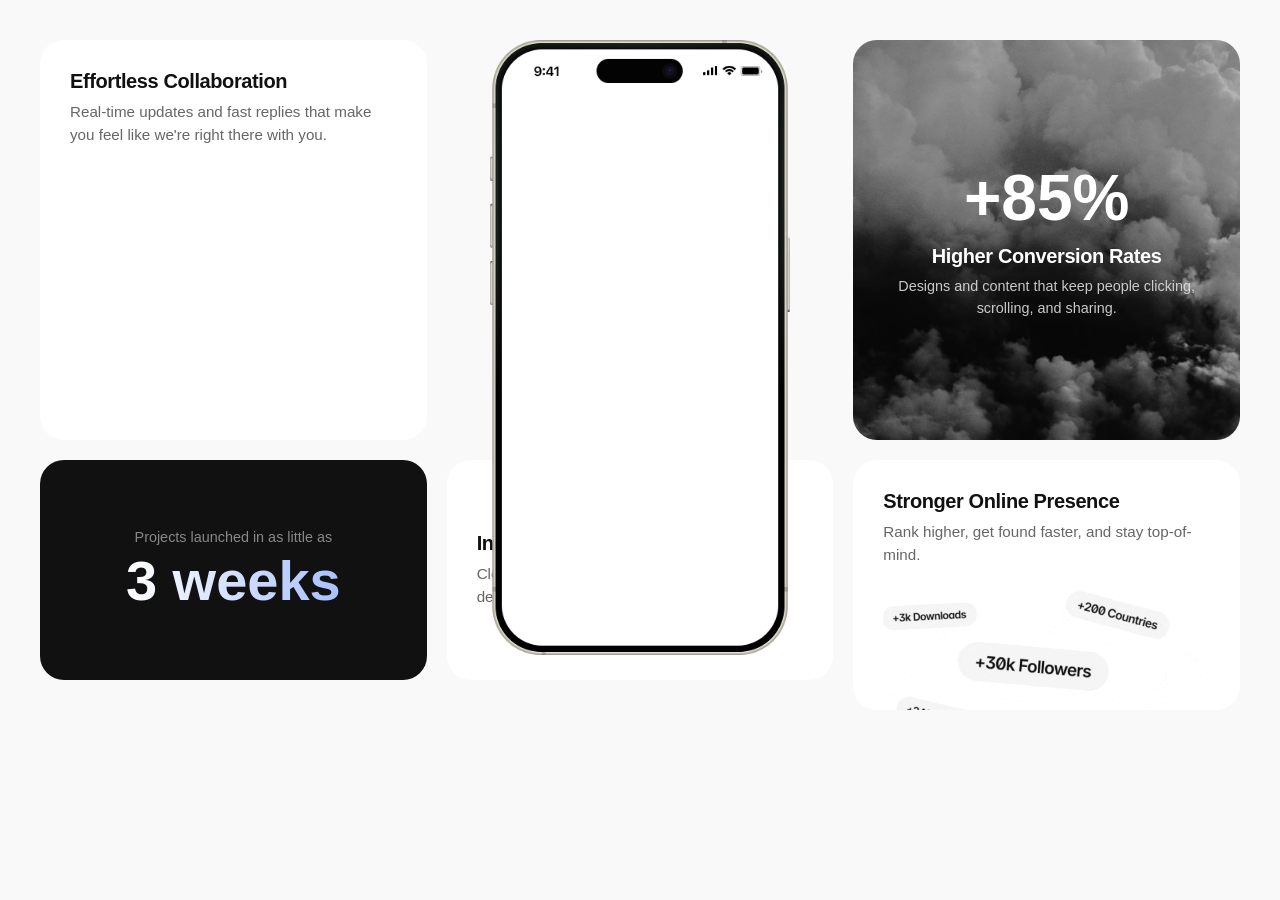
<file: prac-4.2/index.html>
<!DOCTYPE html>
<html lang="eng">
<head>
    <meta charset="UTF-8">
    <meta name="viewport" content="width=device-width, initial-scale=1.0">
    <title>Responsive Bento Grid</title>
    <link rel="stylesheet" href="style.css">
</head>
<body>

    <div class="bento-grid">
        
        <div class="card card-collab">
            <h2>Effortless Collaboration</h2>
            <p>Real-time updates and fast replies that make you feel like we're right there with you.</p>
        </div>

        <div class="card card-phone">
            <div class="phone-frame-container">
                <img src="mobile-bg.png" alt="Phone Frame" class="phone-bg">
                <div class="phone-screen">
                    <div class="bubble bubble-dark">
                        Just saw the first draft - this is 
                        <img src="flame.png" alt="fire" class="flame-icon">
                        <img src="flame.png" alt="fire" class="flame-icon">
                        <img src="flame.png" alt="fire" class="flame-icon">
                    </div>
                    
                    <div class="bubble bubble-light">
                        Yes! So glad you like it. Want me to prep a second direction too?
                    </div>

                    <div class="bubble bubble-dark">
                        That would be amazing. You're killing it.
                    </div>

                    <div class="bubble bubble-light">
                        Already on it. You'll have it by tomorrow afternoon.
                    </div>
                </div>
            </div>
        </div>

        <div class="card card-weeks">
            <h3>Projects launched in as little as</h3>
            <div class="gradient-text">3 weeks</div>
        </div>

        <div class="card card-sales">
            <h2>Increased Sales</h2>
            <p>Clear messaging and conversion-focused design that drives real revenue.</p>
        </div>

        <div class="card card-stats">
            <div class="stats-content">
                <span class="stats-number">+85%</span>
                <h2>Higher Conversion Rates</h2>
                <p class="stats-desc">Designs and content that keep people clicking, scrolling, and sharing.</p>
            </div>
        </div>

        <div class="card card-online">
            <div>
                <h2>Stronger Online Presence</h2>
                <p>Rank higher, get found faster, and stay top-of-mind.</p>
            </div>
            <img src="task_2.gif" alt="Stats floating" class="online-gif">
        </div>

    </div>

</body>

</html>
</file>
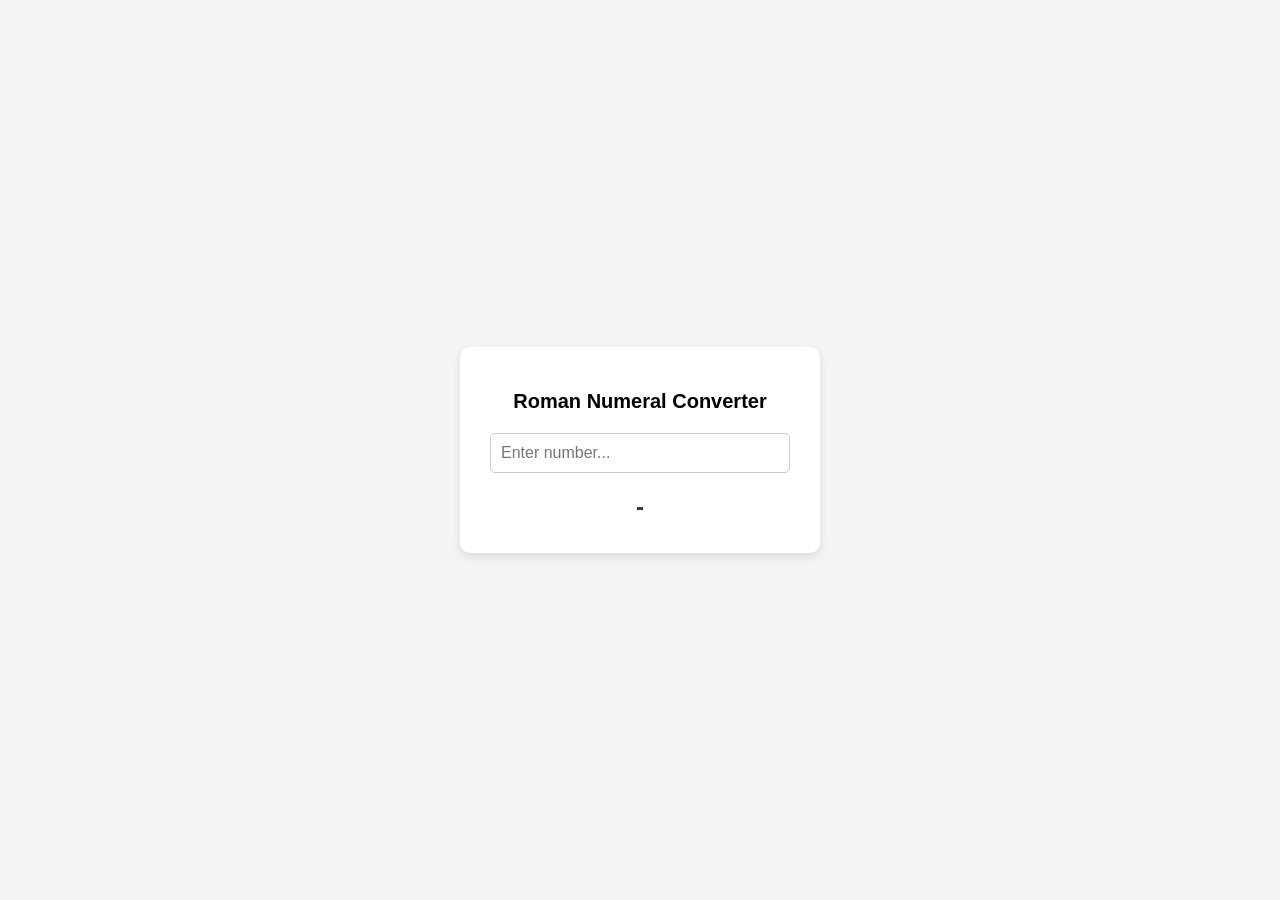
<file: prac 5/Roman/index.html>
<!DOCTYPE html>
<html lang="en">
<head>
    <meta charset="UTF-8">
    <meta name="viewport" content="width=device-width, initial-scale=1.0">
    <title>Roman Converter</title>
    <link rel="stylesheet" href="style.css">
</head>
<body>
    <div class="container">
        <h1>Roman Numeral Converter</h1>
        <input type="number" id="numberInput" placeholder="Enter number..." min="1" max="3999">
        <div class="result" id="resultText">-</div>
    </div>
    <script src="script.js"></script>
</body>
</html>
</file>
<file: EXAM-task.1/style.css>
:root {
    --brand-orange: #ef7a54;
    --brand-green: #055346;
    --text-primary: #001c17;
    --text-secondary: #001c1799;
    --brand-white: white;
    --brand-orange-light: #f9efe6;
    --brand-green-light: #ebfffc;
    
    --bg-primary: var(--brand-orange-light);
    --bg-secondary: var(--brand-green-light);
    --bg-dark: var(--brand-green);
}

* {
    box-sizing: border-box;
    margin: 0;
    padding: 0;
}

body {
    font-family: 'Inter', sans-serif;
    background-color: var(--bg-primary);
    color: var(--text-primary);
    line-height: 1.5;
    overflow-x: hidden;
}

h1, h2, h3, h4 {
    font-family: 'DM Serif Display', serif;
    color: var(--brand-green);
    font-weight: 400;
}

p {
    color: var(--text-secondary);
    font-size: 0.95rem;
}

a { text-decoration: none; color: inherit; }
ul { list-style: none; }

img {
    max-width: 100%;
    display: block;
    object-fit: cover;
}

.container {
    width: 100%;
    max-width: 1240px;
    margin: 0 auto;
    padding: 0 20px;
}

.btn {
    display: inline-block;
    background-color: var(--brand-orange);
    color: var(--brand-white);
    padding: 14px 32px;
    border-radius: 30px;
    font-weight: 600;
    transition: opacity 0.3s;
    border: none;
    cursor: pointer;
    font-size: 1rem;
}
.btn:hover { opacity: 0.9; }

.section-header {
    text-align: center;
    margin-bottom: 40px;
}
.section-subtitle {
    color: var(--brand-orange);
    text-transform: uppercase;
    letter-spacing: 1px;
    font-size: 0.75rem;
    font-weight: 700;
    margin-bottom: 10px;
    display: block;
}
.section-title {
    font-size: 2.5rem;
    line-height: 1.2;
}

header {
    padding: 20px 0;
}
.nav-container {
    display: flex;
    justify-content: space-between;
    align-items: center;
}
.logo {
    font-family: 'DM Serif Display', serif;
    font-size: 1.5rem;
    color: var(--brand-orange);
    display: flex;
    align-items: center;
    gap: 5px;
}
.logo i { transform: rotate(-20deg); }
.contact-link {
    font-size: 0.9rem;
    color: var(--brand-orange);
    display: flex;
    align-items: center;
    gap: 8px;
}

.hero {
    text-align: center;
    padding: 40px 0 60px;
}
.hero-img-container {
    width: 100%;
    max-width: 500px;
    margin: 0 auto 40px;
    border-radius: 250px 250px 0 0; 
    overflow: hidden;
    height: 400px;
}
.hero-img {
    width: 100%;
    height: 100%;
}
.hero-content {
    max-width: 700px;
    margin: 0 auto;
}
.hero-title {
    font-size: 3rem;
    margin-bottom: 15px;
}
.hero-desc {
    margin-bottom: 30px;
}

.info-bar {
    padding: 40px 0;
    margin-bottom: 60px;
}
.info-grid {
    display: grid;
    grid-template-columns: 1fr;
    gap: 40px;
    text-align: center;
}
.info-item h3 {
    font-family: 'Inter', sans-serif;
    font-weight: 700;
    font-size: 1.1rem;
    margin-bottom: 10px;
    color: var(--brand-green);
}
.icon-circle {
    width: 60px;
    height: 60px;
    background-color: var(--brand-orange);
    border-radius: 50%;
    display: flex;
    align-items: center;
    justify-content: center;
    margin: 0 auto 20px;
    color: white;
    font-size: 1.5rem;
}

.story-section {
    padding: 60px 0;
}
.story-desc {
    max-width: 800px;
    margin: 0 auto 60px;
    text-align: center;
}

.story-grid {
    display: flex;
    flex-direction: column;
    gap: 20px;
    align-items: center;
}

.shape-container {
    overflow: hidden;
    position: relative;
}
.circle-stat {
    background-color: var(--brand-green);
    color: white;
    border-radius: 50%;
    display: flex;
    flex-direction: column;
    justify-content: center;
    align-items: center;
    text-align: center;
    aspect-ratio: 1 / 1;
    width: 100%;
    max-width: 220px;
}
.stat-number {
    font-size: 1.8rem;
    font-weight: 700;
}
.stat-label {
    font-size: 0.8rem;
    opacity: 0.8;
    text-transform: lowercase;
}
.stat-icon {
    font-size: 1.5rem;
    margin-bottom: 5px;
}

.story-img-left {
    border-radius: 0 100px 100px 100px;
    width: 100%;
    height: 250px;
}
.story-img-center {
    border-radius: 200px;
    width: 100%;
    height: 400px;
}
.story-img-right {
    border-radius: 100px 100px 0 100px;
    width: 100%;
    height: 250px;
}

.menu-section {
    padding: 80px 0;
}
.menu-grid {
    display: grid;
    grid-template-columns: 1fr;
    gap: 30px;
}
.menu-card {
    background: #fdf5ef; 
    border-radius: 30px;
    padding: 40px 20px;
    text-align: center;
    display: flex;
    flex-direction: column;
    align-items: center;
    transition: transform 0.3s;
}
.menu-card:hover {
    transform: translateY(-5px);
    background: #fff;
    box-shadow: 0 10px 30px rgba(0,0,0,0.05);
}
.menu-img-wrapper {
    width: 180px;
    height: 180px;
    border-radius: 50%;
    overflow: hidden;
    margin-bottom: 20px;
    border: 5px solid white;
    box-shadow: 0 5px 15px rgba(0,0,0,0.1);
}
.menu-img {
    width: 100%;
    height: 100%;
}
.menu-title {
    font-family: 'DM Serif Display', serif;
    font-size: 1.5rem;
    color: var(--brand-green);
    margin-bottom: 10px;
}
.menu-desc {
    font-size: 0.85rem;
    margin-bottom: 20px;
    max-width: 300px;
}
.price-badge {
    background-color: var(--brand-green);
    color: white;
    padding: 8px 24px;
    border-radius: 20px;
    font-weight: 700;
    font-size: 1.1rem;
}

.testimonial-section {
    padding: 60px 0;
    text-align: center;
}
.testimonial-img-wrapper {
    width: 100%;
    max-width: 400px;
    height: 400px;
    margin: 0 auto 40px;
    border-radius: 200px 200px 0 0;
    overflow: hidden;
}
.testimonial-content {
    max-width: 800px;
    margin: 0 auto;
}
.quote-icon {
    color: #f3cbb8;
    font-size: 3rem;
    display: block;
    margin-bottom: 20px;
}
.quote-text {
    font-family: 'DM Serif Display', serif;
    font-size: 1.5rem;
    color: var(--brand-green);
    margin-bottom: 30px;
    line-height: 1.4;
}
.author-name {
    font-weight: 700;
    color: var(--brand-green);
    display: block;
}
.author-loc {
    font-size: 0.85rem;
    color: var(--text-secondary);
}

.features-section {
    padding: 40px 0 80px;
}
.features-list {
    display: flex;
    flex-direction: column;
    gap: 20px;
}
.feature-item {
    display: flex;
    align-items: center;
    gap: 20px;
}
.feature-icon {
    width: 60px;
    height: 60px;
    background-color: var(--brand-orange);
    border-radius: 50%;
    color: white;
    display: flex;
    align-items: center;
    justify-content: center;
    font-size: 1.5rem;
    flex-shrink: 0;
}
.feature-text {
    font-family: 'DM Serif Display', serif;
    font-size: 1.25rem;
    color: var(--brand-green);
}

footer {
    background-color: var(--brand-green);
    color: white;
    padding: 80px 0 40px;
    text-align: center;
}
.footer-header h2 { color: white; margin-bottom: 10px; }
.footer-header p { color: rgba(255,255,255,0.7); margin-bottom: 40px; }

.reservation-form {
    max-width: 700px;
    margin: 0 auto 60px;
    display: grid;
    grid-template-columns: 1fr;
    gap: 20px;
}

.form-group input, 
.form-group textarea,
.form-group select {
    width: 100%;
    padding: 15px 20px;
    background: transparent;
    border: 1px solid rgba(255,255,255,0.3);
    border-radius: 30px;
    color: white;
    font-family: 'Inter', sans-serif;
    outline: none;
}
.form-group textarea {
    border-radius: 20px;
    resize: none;
    height: 120px;
}
.form-group input::placeholder,
.form-group textarea::placeholder {
    color: rgba(255,255,255,0.5);
}
.form-group input:focus,
.form-group textarea:focus {
    border-color: var(--brand-orange);
}

.footer-socials {
    display: flex;
    justify-content: center;
    gap: 15px;
    margin-bottom: 30px;
}
.social-icon {
    width: 40px;
    height: 40px;
    background-color: var(--brand-orange);
    border-radius: 50%;
    display: flex;
    align-items: center;
    justify-content: center;
    color: white;
    transition: transform 0.2s;
}
.social-icon:hover { transform: scale(1.1); }

.footer-bottom {
    font-size: 0.8rem;
    color: rgba(255,255,255,0.4);
    display: flex;
    flex-direction: column;
    gap: 10px;
}
.footer-links a { margin: 0 10px; }
.footer-links a:hover { color: white; }

@media (min-width: 750px) {
    .hero-title { font-size: 4rem; }
    .info-grid { grid-template-columns: 1fr 1fr 1fr; }
    
    .menu-grid { grid-template-columns: 1fr 1fr; }
    
    .reservation-form {
        grid-template-columns: 1fr 1fr;
    }
    .form-group.full-width {
        grid-column: 1 / span 2;
    }

    .story-grid {
        flex-direction: row;
        flex-wrap: wrap;
        justify-content: center;
    }
    .story-img-center { width: 45%; }
    .circle-stat { width: 180px; }
}

@media (min-width: 1200px) {
    .section-title { font-size: 3rem; }
    
    .hero {
        display: flex;
        align-items: center;
        justify-content: space-between;
        text-align: left;
        padding-top: 80px;
    }
    .hero .container {
        display: flex;
        flex-direction: row-reverse;
        align-items: center;
        gap: 60px;
    }
    .hero-img-container { margin: 0; flex: 1; height: 500px; border-radius: 300px 300px 0 0;}
    .hero-content { flex: 1; text-align: left; margin: 0; }
    
    .story-grid {
        display: grid;
        grid-template-columns: 1fr 1.2fr 1fr;
        align-items: center;
        gap: 40px;
        max-width: 1000px;
        margin: 0 auto;
    }
    
    .story-col-left {
        display: flex;
        flex-direction: column;
        gap: 20px;
        align-items: flex-end;
    }
    .story-col-center {
        height: 100%;
    }
    .story-col-right {
        display: flex;
        flex-direction: column;
        gap: 20px;
        align-items: flex-start;
    }

    .story-img-left { width: 100%; height: 200px; border-radius: 150px 150px 0 150px; }
    .story-img-right { width: 100%; height: 200px; border-radius: 150px 150px 150px 0; }
    .story-img-center { width: 100%; height: 500px; border-radius: 250px; }
    
    .features-list {
        flex-direction: row;
        justify-content: center;
        gap: 60px;
    }
    
    .footer-bottom {
        flex-direction: row;
        justify-content: space-between;
        align-items: center;
    }
}
</file>
<file: EXAM-task.2/style.css>
:root {
    --bg-color-white: #FFF;
    --bg-color-green: #58655A;
    --text-color-black: #262626;
    --text-color-white: var(--bg-color-white);
    --text-color-green: var(--bg-color-green);
    --text-color-green-light: #575757;
    --text-bigger: 88px;
    --text-big: 64px;
    --text-regular: 20px;
    --text-medium: 18px;
    --text-small: 14px;
    
    --font-heading: 'Playfair Display', serif;
    --font-body: 'Inter', sans-serif;
}

* {
    box-sizing: border-box;
    margin: 0;
    padding: 0;
}

body {
    font-family: var(--font-body);
    background-color: #FDFDFD;
    color: var(--text-color-black);
    line-height: 1.5;
    position: relative;
    overflow-x: hidden;
}

.bg-texture {
    position: fixed;
    top: 0;
    left: 0;
    width: 100%;
    height: 100%;
    background-image: url('texture.avif');
    background-size: cover;
    background-position: center;
    opacity: 0.05;
    pointer-events: none;
    z-index: -1;
    mix-blend-mode: multiply;
}

.container {
    width: 100%;
    max-width: 1200px;
    margin: 0 auto;
    padding: 0 20px;
}

img {
    max-width: 100%;
    display: block;
    object-fit: cover;
}

h1, h2, h3, h4 {
    font-family: var(--font-heading);
    font-weight: 400;
    color: var(--text-color-black);
}

h2 em {
    font-style: italic;
    font-weight: 400;
}

.btn {
    display: inline-block;
    padding: 12px 24px;
    border-radius: 4px;
    text-decoration: none;
    font-weight: 500;
    font-size: var(--text-small);
    transition: 0.3s;
}

.btn-dark {
    background-color: var(--bg-color-green);
    color: var(--text-color-white);
}

.btn-dark:hover {
    opacity: 0.9;
}

.btn-dark-small {
    background-color: var(--bg-color-green);
    color: var(--text-color-white);
    padding: 8px 16px;
    border-radius: 4px;
    text-decoration: none;
    font-size: 13px;
    display: inline-flex;
    align-items: center;
    gap: 5px;
}
.btn-dark-small::before {
    content: '\21A9';
    transform: rotate(180deg);
}

.tag {
    display: inline-flex;
    align-items: center;
    gap: 8px;
    border: 1px solid #E0E0E0;
    padding: 6px 12px;
    border-radius: 20px;
    font-size: 12px;
    text-transform: uppercase;
    color: #666;
    margin-bottom: 20px;
    background: rgba(255,255,255,0.8);
}

header {
    padding: 20px 0;
}

.header-container {
    display: flex;
    justify-content: space-between;
    align-items: center;
}

.logo {
    font-family: var(--font-body);
    font-weight: 600;
    font-size: 1.2rem;
    color: var(--text-color-green);
    display: flex;
    align-items: center;
    gap: 8px;
}

.desktop-nav a {
    text-decoration: none;
    color: #666;
    margin: 0 15px;
    font-size: 14px;
}
.desktop-nav a:hover { color: var(--text-color-black); }

@media(max-width: 768px) {
    .desktop-nav { display: none; }
}

.hero {
    padding: 60px 0;
}

.hero-grid {
    display: grid;
    grid-template-columns: 1fr;
    gap: 40px;
    align-items: center;
}

.hero-content h1 {
    font-size: 3rem;
    line-height: 1.1;
    margin-bottom: 20px;
}

.hero-content p {
    color: var(--text-color-green-light);
    margin-bottom: 30px;
    max-width: 450px;
}

.happy-pets {
    display: flex;
    align-items: center;
    gap: 10px;
    margin-top: 40px;
}

.pet-avatars {
    display: flex;
}
.pet-avatars img {
    width: 35px;
    height: 35px;
    border-radius: 50%;
    border: 2px solid #fff;
    margin-right: -10px;
}

.hero-image-wrapper {
    position: relative;
    border-radius: 20px;
    overflow: hidden;
    background-color: #eee;
}

.insta-badge {
    position: absolute;
    top: 20px;
    right: 20px;
    background: #fff;
    width: 40px;
    height: 40px;
    border-radius: 50%;
    display: flex;
    align-items: center;
    justify-content: center;
    font-size: 20px;
    color: var(--text-color-black);
}

@media(min-width: 1000px) {
    .hero-grid { grid-template-columns: 1fr 1fr; }
    .hero-content h1 { font-size: var(--text-big); }
}

.stats {
    padding: 40px 0;
}
.stats-grid {
    display: grid;
    grid-template-columns: 1fr 1fr;
    gap: 30px;
    text-align: left;
}
.stat-item h3 {
    font-size: 40px;
    font-family: var(--font-body);
    font-weight: 300;
}
.stat-item p {
    font-size: 14px;
    color: #777;
}
@media(min-width: 768px) {
    .stats-grid { grid-template-columns: repeat(4, 1fr); }
}

.featured-testimonial {
    padding: 60px 0;
}

.testimonial-grid {
    display: grid;
    gap: 40px;
}

.testimonial-img {
    border-radius: 20px;
    overflow: hidden;
    height: 400px;
}
.testimonial-img img { width: 100%; height: 100%; }

.testimonial-content h2 {
    font-size: 48px;
    margin-bottom: 20px;
    line-height: 1;
}

.sub-text {
    margin-bottom: 40px;
    color: #555;
    line-height: 1.6;
}

.quote-box {
    margin-top: 30px;
}

.tag-small {
    font-size: 11px;
    color: #888;
    margin-bottom: 10px;
    display: flex;
    align-items: center;
    gap: 5px;
}

.quote {
    font-size: 18px;
    line-height: 1.5;
    color: var(--text-color-black);
    margin-bottom: 15px;
}

.stars img {
    width: 14px;
    display: inline-block;
}

.author {
    margin-top: 15px;
    font-size: 14px;
}
.author span {
    display: block;
    color: #888;
    font-size: 12px;
}

@media(min-width: 1000px) {
    .testimonial-grid { grid-template-columns: 1fr 1fr; align-items: center; }
    .testimonial-img { order: 2; height: 500px; }
    .testimonial-content { order: 1; padding-right: 50px; }
}

.packages {
    padding: 80px 0;
    text-align: center;
}

.section-header {
    text-align: center;
    margin-bottom: 50px;
    max-width: 600px;
    margin-left: auto;
    margin-right: auto;
}
.section-header h2 { font-size: 42px; margin-bottom: 15px; }

.package-tabs {
    display: flex;
    justify-content: center;
    gap: 10px;
    margin-bottom: 40px;
    flex-wrap: wrap;
}

.tab {
    background: #f5f5f5;
    border: none;
    padding: 12px 20px;
    border-radius: 30px;
    cursor: pointer;
    font-family: var(--font-body);
    font-size: 14px;
    display: flex;
    align-items: center;
    gap: 8px;
    transition: 0.3s;
}
.tab.active, .tab:hover {
    background: #fff;
    box-shadow: 0 4px 15px rgba(0,0,0,0.05);
}

.package-card {
    background: #fff;
    border-radius: 20px;
    overflow: hidden;
    box-shadow: 0 10px 40px rgba(0,0,0,0.03);
    display: grid;
    text-align: left;
    max-width: 900px;
    margin: 0 auto;
}

.package-img img {
    width: 100%;
    height: 100%;
    min-height: 300px;
}

.package-info {
    padding: 40px;
    position: relative;
}

.price-tag {
    background: #F4F4F4;
    padding: 5px 10px;
    border-radius: 4px;
    font-size: 14px;
    font-weight: 600;
    display: inline-block;
    margin-bottom: 15px;
}

.package-info h3 {
    font-size: 28px;
    margin-bottom: 25px;
}

.features-list {
    list-style: none;
    margin-bottom: 30px;
}
.features-list li {
    margin-bottom: 10px;
    font-size: 14px;
    color: #555;
    display: flex;
    align-items: center;
    gap: 10px;
}
.features-list li i { font-size: 12px; color: #999; }

@media(min-width: 800px) {
    .package-card { grid-template-columns: 1fr 1fr; }
}

.alacarte {
    padding: 80px 0;
    background: linear-gradient(180deg, rgba(255,255,255,0) 0%, rgba(245,245,245,0.5) 100%);
}

.services-grid {
    display: grid;
    grid-template-columns: repeat(auto-fit, minmax(300px, 1fr));
    gap: 40px;
    margin-top: 50px;
}

.service-item {
    text-align: center;
    padding: 20px;
}

.icon-circle {
    width: 60px;
    height: 60px;
    border-radius: 50%;
    background: #fff;
    border: 1px solid #eee;
    display: flex;
    align-items: center;
    justify-content: center;
    margin: 0 auto 20px;
    color: var(--text-color-green);
    font-size: 20px;
}

.service-item h4 {
    font-family: var(--font-body);
    font-weight: 600;
    margin-bottom: 10px;
    display: flex;
    justify-content: center;
    align-items: center;
    gap: 10px;
}
.price {
    background: #eee;
    font-size: 11px;
    padding: 2px 6px;
    border-radius: 4px;
    color: #555;
}

.service-item p {
    font-size: 13px;
    color: #777;
    line-height: 1.6;
}

.center-btn {
    text-align: center;
    margin-top: 50px;
}

.transformations {
    padding: 80px 0;
}

.gallery-grid {
    display: grid;
    grid-template-columns: 1fr;
    gap: 20px;
}
.gallery-item {
    border-radius: 20px;
    overflow: hidden;
    height: 300px;
}
.gallery-item img {
    width: 100%;
    height: 100%;
    transition: transform 0.4s;
}
.gallery-item:hover img {
    transform: scale(1.05);
}

@media(min-width: 768px) {
    .gallery-grid { grid-template-columns: repeat(3, 1fr); }
    .gallery-item { height: 400px; }
}

.reviews {
    padding: 80px 0 120px;
}

.reviews-masonry {
    column-count: 1;
    column-gap: 20px;
}
@media(min-width: 600px) { .reviews-masonry { column-count: 2; } }
@media(min-width: 1000px) { .reviews-masonry { column-count: 3; } }

.review-card {
    background: #fff;
    border: 1px solid #f0f0f0;
    border-radius: 12px;
    padding: 30px;
    margin-bottom: 20px;
    break-inside: avoid;
}

.review-card p {
    font-size: 14px;
    color: #444;
    line-height: 1.6;
    margin-bottom: 20px;
}

.reviewer {
    display: flex;
    align-items: center;
    gap: 10px;
    font-size: 13px;
}
.reviewer img {
    width: 40px;
    height: 40px;
    border-radius: 50%;
}

footer {
    padding: 40px 0;
    border-top: 1px solid #eee;
    font-size: 13px;
    color: #888;
}

.footer-content {
    display: flex;
    justify-content: space-between;
    align-items: center;
    margin-bottom: 30px;
    flex-wrap: wrap;
    gap: 20px;
}

.footer-logo {
    font-weight: 600;
    color: var(--text-color-black);
    font-size: 16px;
    display: flex;
    gap: 8px;
}

.footer-links a {
    color: #666;
    text-decoration: none;
    margin-left: 20px;
}

.footer-bottom {
    display: flex;
    justify-content: space-between;
    align-items: center;
    flex-wrap: wrap;
    gap: 10px;
}

.legal-links a {
    color: #888;
    text-decoration: none;
    margin-left: 15px;
}
</file>
<file: EXAM-task.3/style.css>
:root {
    --text-black: #000000;
    --bg-color: rgb(255 251 240);
    --bg-color-darker: rgb(234, 226, 183);
    --button-color: rgb(0, 0, 0);
    --button-text-color: rgb(255, 255, 255);
}

* {
    box-sizing: border-box;
    margin: 0;
    padding: 0;
}

body {
    font-family: 'Inter', sans-serif;
    background-color: var(--bg-color);
    color: var(--text-black);
    line-height: 1.5;
}

img {
    max-width: 100%;
    display: block;
    object-fit: cover;
}

a {
    text-decoration: none;
    color: inherit;
}

.container {
    width: 100%;
    max-width: 1200px;
    margin: 0 auto;
    padding: 0 20px;
}

.btn {
    display: inline-block;
    background-color: var(--button-color);
    color: var(--button-text-color);
    padding: 12px 28px;
    border-radius: 30px;
    font-weight: 500;
    font-size: 14px;
    transition: opacity 0.3s;
}
.btn:hover {
    opacity: 0.8;
}

header {
    padding: 20px 0;
}

.header-container {
    display: flex;
    justify-content: space-between;
    align-items: center;
}

.logo img {
    height: 40px;
}

.nav-links a {
    font-weight: 600;
    margin-left: 30px;
    font-size: 14px;
}

.hero {
    padding: 60px 0 80px;
    text-align: center;
}

.google-rating {
    font-size: 13px;
    font-weight: 600;
    margin-bottom: 20px;
    display: flex;
    align-items: center;
    justify-content: center;
    gap: 5px;
}
.google-rating i { font-size: 10px; }

h1 {
    font-size: 3rem;
    font-weight: 700;
    margin-bottom: 15px;
    letter-spacing: -0.02em;
}

.hero p {
    margin-bottom: 30px;
    font-size: 1rem;
    color: #333;
}

.hero-slider {
    margin-top: 60px;
    position: relative;
    overflow: hidden;
    padding: 0 40px;
}

.slider-track {
    display: flex;
    gap: 20px;
    justify-content: center;
    overflow-x: auto;
    scroll-behavior: smooth;
    padding-bottom: 20px;
}
.slider-track::-webkit-scrollbar { display: none; }

.slide {
    min-width: 280px;
    width: 30%;
    aspect-ratio: 1 / 1;
    border-radius: 50%;
    overflow: hidden;
    border: 5px solid white;
    box-shadow: 0 10px 30px rgba(0,0,0,0.05);
}
.slide img {
    width: 100%;
    height: 100%;
}

.slider-nav .nav-btn {
    position: absolute;
    top: 50%;
    transform: translateY(-50%);
    background: white;
    border: none;
    width: 40px;
    height: 40px;
    border-radius: 50%;
    box-shadow: 0 2px 10px rgba(0,0,0,0.1);
    cursor: pointer;
    display: flex;
    align-items: center;
    justify-content: center;
    z-index: 10;
}
.slider-nav .prev { left: 0; }
.slider-nav .next { right: 0; }

.menu-section {
    padding: 40px 0;
}
.menu-section h2 {
    font-size: 2rem;
    margin-bottom: 60px;
}

.menu-block {
    display: grid;
    grid-template-columns: 1fr;
    gap: 40px;
    margin-bottom: 80px;
    align-items: flex-start;
}

.menu-text h3 {
    font-size: 1.5rem;
    margin-bottom: 30px;
    font-weight: 600;
}

.menu-item {
    margin-bottom: 25px;
}
.menu-item span {
    font-weight: 600;
    font-size: 15px;
}
.menu-item .price {
    float: right;
    font-weight: 600;
}
.menu-item p {
    font-size: 13px;
    color: #555;
    margin-top: 5px;
    line-height: 1.4;
}

.menu-img {
    position: relative;
    border-radius: 20px;
    overflow: hidden;
    height: 400px;
    box-shadow: 0 10px 30px rgba(0,0,0,0.05);
}
.menu-img img {
    width: 100%;
    height: 100%;
}

.img-badge {
    position: absolute;
    top: 20px;
    left: 20px;
    background: white;
    padding: 8px 16px;
    border-radius: 20px;
    font-weight: 600;
    font-size: 12px;
    box-shadow: 0 4px 10px rgba(0,0,0,0.1);
}

.news-section {
    padding: 60px 0;
}
.news-section h2 {
    font-size: 2rem;
    margin-bottom: 40px;
}

.news-grid {
    display: grid;
    grid-template-columns: 1fr;
    gap: 30px;
}

.news-card img {
    width: 100%;
    border-radius: 20px;
    margin-bottom: 15px;
    aspect-ratio: 4/3;
}
.news-card .date {
    font-size: 12px;
    color: #666;
    display: block;
    margin-bottom: 8px;
}
.news-card h4 {
    font-size: 1.1rem;
    font-weight: 600;
    line-height: 1.3;
}

.about-section {
    padding: 80px 0;
}
.about-grid {
    display: grid;
    grid-template-columns: 1fr;
    gap: 40px;
    background: var(--bg-color-darker);
    border-radius: 30px;
    overflow: hidden;
}

.about-img {
    height: 300px;
}
.about-img img {
    width: 100%;
    height: 100%;
}

.about-content {
    padding: 40px;
    display: flex;
    flex-direction: column;
    justify-content: center;
}

.about-logo img {
    height: 30px;
    margin-bottom: 20px;
}

.about-content h2 {
    font-size: 2rem;
    margin-bottom: 20px;
}
.about-content p {
    font-size: 14px;
    margin-bottom: 15px;
    line-height: 1.6;
}

.location-info {
    margin: 20px 0 30px;
    font-size: 14px;
}

footer {
    padding: 60px 0 20px;
    background-color: var(--bg-color-darker);
}

.footer-grid {
    display: grid;
    grid-template-columns: 1fr;
    gap: 40px;
    margin-bottom: 60px;
}

.footer-logo img {
    height: 30px;
    margin-bottom: 15px;
}

.footer-col h3 {
    font-size: 1.2rem;
    margin-top: 10px;
}

.footer-col p, .footer-col strong {
    font-size: 13px;
    display: block;
    margin-bottom: 5px;
}

.social-icons {
    display: flex;
    gap: 15px;
    margin-top: 10px;
}
.social-icons a {
    font-size: 18px;
}

.copyright {
    display: flex;
    flex-direction: column;
    gap: 15px;
    font-size: 12px;
    color: #666;
    border-top: 1px solid rgba(0,0,0,0.1);
    padding-top: 20px;
}
.legal a {
    margin-right: 15px;
}

@media (min-width: 1000px) {
    .menu-block {
        grid-template-columns: 1fr 1fr;
        align-items: center;
        gap: 80px;
    }
    
    .menu-block.reverse .menu-text {
        order: 2;
    }
    .menu-block.reverse .menu-img {
        order: 1;
    }

    .news-grid {
        grid-template-columns: 1fr 1fr 1fr;
    }

    .about-grid {
        grid-template-columns: 1fr 1fr;
    }
    .about-img {
        height: auto;
        min-height: 500px;
    }

    .footer-grid {
        grid-template-columns: 1.5fr 1fr 1fr 1fr;
    }
    
    .copyright {
        flex-direction: row;
        justify-content: space-between;
    }
}
</file>
<file: prac-4.2/style.css>
* {
    box-sizing: border-box;
    margin: 0;
    padding: 0;
}

body {
    font-family: 'Inter', -apple-system, BlinkMacSystemFont, "Segoe UI", Roboto, Helvetica, Arial, sans-serif;
    background-color: #F9F9F9;
    color: #111;
    display: flex;
    justify-content: center;
    padding: 40px 20px;
}

h2 {
    font-size: 1.25rem;
    font-weight: 600;
    margin-bottom: 0.5rem;
    letter-spacing: -0.02em;
}

p {
    font-size: 0.95rem;
    color: #666;
    line-height: 1.5;
}

.bento-grid {
    display: grid;
    grid-template-columns: 1fr;
    gap: 20px;
    max-width: 1200px;
    width: 100%;
}

.card {
    background: #fff;
    border-radius: 24px;
    padding: 30px;
    overflow: hidden;
    display: flex;
    flex-direction: column;
    justify-content: space-between;
    position: relative;
}

.card-collab {
    display: flex;
    flex-direction: column;
    justify-content: flex-start;
}

.card-phone {
    background-color: #fff;
    padding: 0;
    align-items: center;
    justify-content: flex-start;
    position: relative;
    min-height: 400px;
    overflow: hidden; 
}

.phone-frame-container {
    position: relative;
    width: 300px;
    height: 600px;
    margin-top: 40px;
}

.phone-bg {
    width: 100%;
    height: auto;
    position: relative;
    z-index: 10;
    pointer-events: none;
}

.phone-screen {
    position: absolute;
    top: 13px;
    left: 14px;
    width: 272px;
    height: 574px;
    background: white;
    z-index: 5;
    border-radius: 40px;
    display: flex;
    flex-direction: column;
    padding: 50px 15px 20px;
    gap: 15px;
}

.bubble {
    padding: 12px 16px;
    border-radius: 18px;
    font-size: 0.85rem;
    line-height: 1.4;
    max-width: 90%;
    position: relative;
}

.bubble-dark {
    background-color: #111;
    color: #fff;
    align-self: flex-start;
    border-bottom-left-radius: 4px;
}

.bubble-light {
    background-color: #F3F3F3;
    color: #111;
    align-self: flex-end;
    border-bottom-right-radius: 4px;
}

.flame-icon {
    height: 16px;
    vertical-align: middle;
    margin-left: 2px;
}

.card-weeks {
    background-color: #111;
    color: #fff;
    justify-content: center;
    align-items: center;
    text-align: center;
    min-height: 220px;
}

.card-weeks h3 {
    font-size: 0.9rem;
    font-weight: 500;
    color: #888;
    margin-bottom: 5px;
}

.gradient-text {
    font-size: 3.5rem;
    font-weight: 700;
    background: linear-gradient(90deg, #fff 0%, #a8c0ff 100%);
    -webkit-background-clip: text;
    background-clip: text;
    -webkit-text-fill-color: transparent;
    line-height: 1.1;
}

.card-sales {
    justify-content: center;
}

.card-stats {
    background-image: url('clouds-bg.avif');
    background-size: cover;
    background-position: center;
    color: #fff;
    min-height: 250px;
    justify-content: center;
    align-items: center;
    text-align: center;
    position: relative;
}

.card-stats::before {
    content: '';
    position: absolute;
    inset: 0;
    background: rgba(0,0,0,0.2);
    z-index: 1;
}

.stats-content {
    position: relative;
    z-index: 2;
}

.stats-number {
    font-size: 4rem;
    font-weight: 700;
    margin-bottom: 10px;
    display: block;
}

.stats-desc {
    font-size: 0.9rem;
    opacity: 0.9;
    color: #ddd;
}

.card-stats h2 {
    margin-top: 10px;
    color: #fff;
}

.card-online {
    position: relative;
    overflow: hidden;
    min-height: 250px;
}

.online-gif {
    width: 100%;
    height: auto;
    object-fit: contain;
    margin-top: 20px;
}

@media (min-width: 800px) {
    .bento-grid {
        grid-template-columns: 1fr 1fr;
    }
    
    .card-collab { grid-column: 1; grid-row: 1; }
    .card-phone  { grid-column: 2; grid-row: 1; min-height: 350px;}
    .card-weeks  { grid-column: 1; grid-row: 2; }
    .card-sales  { grid-column: 2; grid-row: 2; }
    .card-stats  { grid-column: 1 / span 2; grid-row: 3; }
    .card-online { grid-column: 1 / span 2; grid-row: 4; }
    
    .card-phone {
        overflow: hidden;
        align-items: center;
    }
    .phone-frame-container {
        margin-top: 20px;
        transform: scale(0.9);
    }
}

@media (min-width: 1200px) {
    .bento-grid {
        grid-template-columns: 1fr 1fr 1fr;
        grid-template-rows: 400px 220px; 
    }
    
    .card-collab { grid-column: 1; grid-row: 1; height: auto; }
    .card-weeks  { grid-column: 1; grid-row: 2; height: auto; }

    .card-phone { 
        grid-column: 2; 
        grid-row: 1; 
        height: auto; 
        background: transparent;
        overflow: visible;
        padding-bottom: 0;
        z-index: 2;
    }
    
    .card-phone .phone-frame-container {
         margin-top: 0;
         transform: scale(1);
    }

    .card-sales { 
        grid-column: 2;
        grid-row: 2; 
        height: auto; 
    }

    .card-stats  { grid-column: 3; grid-row: 1; height: auto; }
    .card-online { grid-column: 3; grid-row: 2; height: auto; }
}
</file>
<file: prac 5/Roman/style.css>
body {
    font-family: Arial, sans-serif;
    display: flex;
    justify-content: center;
    align-items: center;
    height: 100vh;
    margin: 0;
    background-color: #f4f4f4;
}
.container {
    background: white;
    padding: 30px;
    border-radius: 10px;
    box-shadow: 0 4px 10px rgba(0,0,0,0.1);
    text-align: center;
    width: 300px;
}
h1 {
    font-size: 20px;
    margin-bottom: 20px;
}
input {
    width: 100%;
    padding: 10px;
    font-size: 16px;
    margin-bottom: 20px;
    box-sizing: border-box;
    border: 1px solid #ccc;
    border-radius: 5px;
}
.result {
    font-size: 24px;
    font-weight: bold;
    color: #333;
    min-height: 30px;
}
</file>
